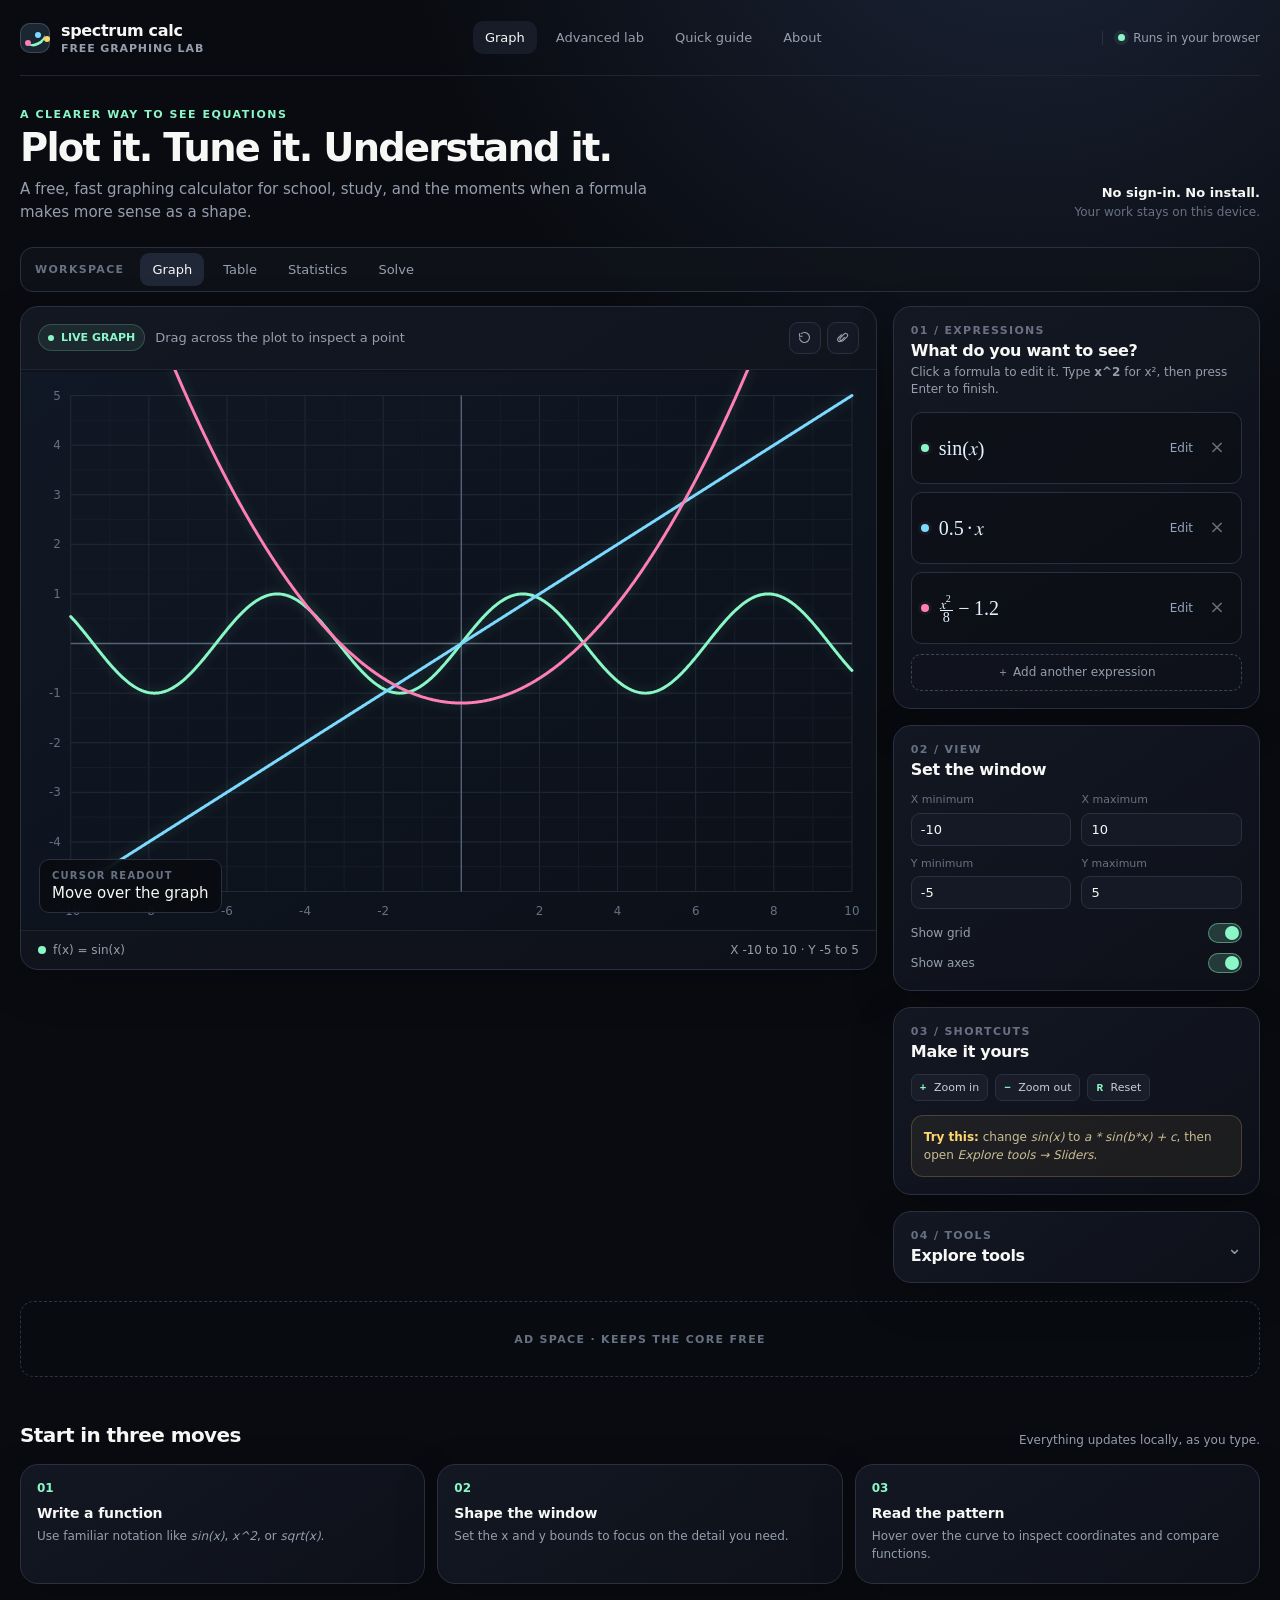
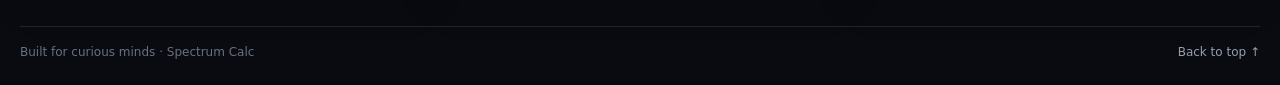
<file: index.html>
<!doctype html>
<html lang="en">
<head>
  <meta charset="utf-8" />
  <meta name="viewport" content="width=device-width, initial-scale=1" />
  <meta name="theme-color" content="#0a0c12" />
  <meta name="description" content="Spectrum Calc is a free browser-based graphing calculator for exploring functions with color and clarity." />
  <link rel="icon" type="image/svg+xml" href="/favicon.svg" />
  <title>Spectrum Calc — Free graphing calculator</title>
  <style>
    :root {
      color-scheme: dark;
      --bg: #090b10;
      --panel: #10131b;
      --panel-2: #151925;
      --panel-3: #1b2030;
      --line: #2a3040;
      --line-soft: #202534;
      --text: #f7f8f5;
      --muted: #969eae;
      --muted-2: #687183;
      --mint: #8bf7c7;
      --blue: #7cd9ff;
      --pink: #ff7eb6;
      --yellow: #ffd66e;
      --danger: #ff8b8b;
      --radius: 18px;
      font-family: Inter, ui-sans-serif, system-ui, -apple-system, BlinkMacSystemFont, "Segoe UI", sans-serif;
    }
    * { box-sizing: border-box; }
    html { scroll-behavior: smooth; }
    body { margin: 0; background: radial-gradient(circle at 80% -10%, #1c2539 0%, transparent 30%), var(--bg); color: var(--text); min-width: 320px; }
    button, input { font: inherit; }
    button { cursor: pointer; }
    .shell { width: min(1440px, calc(100% - 40px)); margin: 0 auto; }
    .topbar { height: 76px; display:flex; align-items:center; justify-content:space-between; border-bottom: 1px solid var(--line-soft); }
    .brand { display:flex; align-items:center; gap: 11px; color: var(--text); text-decoration:none; font-weight: 750; letter-spacing:-.02em; }
    .brand-mark { width: 30px; height: 30px; border-radius: 10px; background: #1a2632; position: relative; overflow:hidden; box-shadow: inset 0 0 0 1px #3b4856; }
    .brand-mark::before { content:""; position:absolute; inset: 7px 5px 7px 5px; border-bottom: 3px solid var(--mint); border-radius: 0 0 50% 50%; transform: rotate(-25deg); }
    .brand-mark::after { content:""; position:absolute; width: 6px; height: 6px; border-radius:50%; background:var(--pink); left: 5px; top: 17px; box-shadow: 10px -8px 0 var(--blue), 19px -4px 0 var(--yellow); }
    .brand-name { font-size: 16px; }
    .brand-name small { color: var(--muted); font-size: 11px; font-weight: 600; display:block; letter-spacing:.08em; text-transform:uppercase; margin-top:2px; }
    .nav { display:flex; align-items:center; gap: 7px; }
    .nav a { color: var(--muted); text-decoration:none; padding: 9px 12px; font-size:13px; border-radius: 10px; }
    .nav a:hover, .nav a.active { color:var(--text); background: #171c28; }
    .status { display:flex; align-items:center; gap:8px; color:var(--muted); font-size:12px; padding-left: 15px; border-left:1px solid var(--line); }
    .status i { width:7px; height:7px; border-radius:50%; background:var(--mint); box-shadow:0 0 0 4px rgba(139,247,199,.08); }
    .page-intro { display:flex; justify-content:space-between; gap:24px; align-items:end; padding: 32px 0 22px; }
    .eyebrow { color:var(--mint); text-transform:uppercase; font-size:11px; letter-spacing:.14em; font-weight:800; }
    h1 { margin: 7px 0 0; font-size: clamp(27px, 3vw, 42px); letter-spacing:-.045em; line-height:1.02; }
    .intro-copy { margin: 11px 0 0; color:var(--muted); font-size:15px; max-width: 630px; line-height:1.55; }
    .intro-note { text-align:right; color:var(--muted-2); font-size:12px; line-height:1.5; padding-bottom: 4px; }
    .intro-note strong { display:block; color:var(--text); font-size:13px; font-weight:650; }
    .workspace { display:grid; grid-template-columns: minmax(0, 1.68fr) minmax(320px, .72fr); gap:16px; align-items:start; }
    .card { background: linear-gradient(145deg, rgba(20,24,35,.96), rgba(14,17,25,.96)); border:1px solid var(--line); border-radius:var(--radius); box-shadow: 0 14px 45px rgba(0,0,0,.18); }
    .graph-card { overflow:hidden; }
    .graph-head { display:flex; align-items:center; justify-content:space-between; gap:12px; padding: 15px 17px; border-bottom:1px solid var(--line-soft); }
    .head-left { display:flex; align-items:center; gap:10px; }
    .live-pill { display:inline-flex; align-items:center; gap:7px; color:var(--mint); background:rgba(139,247,199,.08); border:1px solid rgba(139,247,199,.2); padding:6px 9px; border-radius:999px; font-size:11px; font-weight:750; }
    .live-pill span { width:6px; height:6px; border-radius:50%; background:var(--mint); }
    .graph-title { font-size:13px; color:var(--muted); }
    .toolbar { display:flex; gap:6px; }
    .icon-btn { width:32px; height:32px; padding:0; border-radius:9px; border:1px solid var(--line); background:var(--panel-2); color:var(--muted); display:grid; place-items:center; transition:.2s ease; }
    .icon-btn:hover { color:var(--text); border-color:#4a566a; background:#1d2431; }
    .icon-btn svg { width:15px; height:15px; }
    .graph-wrap { position:relative; background:#0d1119; }
    #graph { width:100%; min-height: 560px; display:block; }
    #graph .grid { stroke:#222b39; stroke-width:1; }
    #graph .minor-grid { stroke:#171e2b; stroke-width:1; }
    #graph .axis { stroke:#566176; stroke-width:1.4; }
    #graph .curve { fill:none; stroke-linecap:round; stroke-linejoin:round; stroke-width:3; filter: drop-shadow(0 0 6px rgba(139,247,199,.2)); }
    #graph text { fill:#647084; font-size:12px; font-family:inherit; }
    #graph .zero-label { fill:#98a4b7; }
    .graph-readout { position:absolute; left:18px; bottom:17px; background:rgba(9,11,16,.86); border:1px solid var(--line); border-radius:10px; padding:10px 12px; min-width: 180px; backdrop-filter: blur(10px); pointer-events:none; }
    .graph-readout .readout-label { color:var(--muted-2); font-size:10px; text-transform:uppercase; letter-spacing:.12em; font-weight:800; }
    .graph-readout .readout-value { margin-top:3px; font-variant-numeric: tabular-nums; font-size:15px; color:var(--text); }
    .graph-foot { display:flex; justify-content:space-between; gap:14px; padding: 12px 17px; border-top:1px solid var(--line-soft); color:var(--muted); font-size:12px; }
    .graph-foot span { display:flex; align-items:center; gap:7px; }
    .legend-dot { width:8px; height:8px; border-radius:50%; display:inline-block; }
    .side { display:flex; flex-direction:column; gap:16px; }
    .side-card { padding:17px; }
    .card-kicker { color:var(--muted-2); font-size:11px; text-transform:uppercase; letter-spacing:.12em; font-weight:800; }
    .card-title { font-size:16px; font-weight:700; letter-spacing:-.02em; margin-top:4px; }
    .card-subtitle { color:var(--muted); font-size:12px; line-height:1.45; margin:4px 0 14px; }
    .expression-list { display:flex; flex-direction:column; gap:8px; }
    .expression-row { display:grid; grid-template-columns: 9px 1fr 30px; align-items:center; gap:9px; padding: 8px 9px; border:1px solid var(--line); border-radius:11px; background:rgba(10,12,18,.52); }
    .math-input-shell { min-width:0; width:100%; }
    .math-preview { min-height:1.2em; padding:2px 2px 0; color:#cfeaff; font:16px/1.25 "Cambria Math","STIX Two Math",serif; white-space:nowrap; overflow-x:auto; }
    .math-preview .math-fn { font-family:Inter,ui-sans-serif,sans-serif; font-size:.84em; color:var(--blue); }
    .math-preview sup { font-size:.68em; line-height:0; vertical-align:super; }
    .math-preview .math-muted { color:var(--muted-2); font:11px/1.3 Inter,ui-sans-serif,sans-serif; }
    .expression-row:focus-within { border-color:#50617a; box-shadow:0 0 0 3px rgba(124,217,255,.06); }
    .expression-row input { color:var(--text); background:transparent; border:0; outline:0; min-width:0; font-size:14px; }
    .expression-row input::placeholder { color:var(--muted-2); }
    .color-dot { width:8px; height:8px; border-radius:50%; box-shadow:0 0 0 3px rgba(255,255,255,.04); }
    .row-menu { color:var(--muted-2); font-size:18px; line-height:1; background:none; border:0; padding:0 2px 3px; }
    .add-expression { width:100%; margin-top:10px; border:1px dashed #3b465a; background:transparent; color:var(--muted); border-radius:10px; padding:9px; font-size:12px; }
    .add-expression:hover { color:var(--text); border-color:#69778f; }
    .mini-grid { display:grid; grid-template-columns:1fr 1fr; gap:10px; margin-top:13px; }
    .field label { color:var(--muted-2); font-size:11px; display:block; margin-bottom:5px; }
    .number-input { width:100%; border:1px solid var(--line); background:var(--panel-2); color:var(--text); border-radius:9px; padding:8px 9px; outline:none; font-size:13px; }
    .number-input:focus { border-color:#57708e; }
    .range-row { margin-top:13px; }
    .range-label { display:flex; justify-content:space-between; gap:10px; color:var(--muted); font-size:12px; margin-bottom:7px; }
    .range-label output { color:var(--text); font-variant-numeric:tabular-nums; }
    input[type=range] { width:100%; accent-color:var(--mint); }
    .toggle-list { margin-top:14px; display:flex; flex-direction:column; gap:10px; }
    .toggle-row { display:flex; align-items:center; justify-content:space-between; gap:12px; color:var(--muted); font-size:12px; }
    .switch { width:34px; height:20px; border-radius:999px; border:1px solid #465065; background:#202635; position:relative; padding:0; transition:.2s; }
    .switch::after { content:""; width:14px; height:14px; border-radius:50%; background:#8190a4; position:absolute; top:2px; left:3px; transition:.2s; }
    .switch.on { background:rgba(139,247,199,.18); border-color:rgba(139,247,199,.45); }
    .switch.on::after { left:16px; background:var(--mint); }
    .key-row { display:flex; gap:7px; margin-top:13px; flex-wrap:wrap; }
    .key { border:1px solid var(--line); color:#c6cedb; background:#181d29; border-radius:7px; padding:6px 8px; font-size:11px; }
    .key kbd { color:var(--mint); font-weight:700; margin-right:4px; }
    .tip { border-radius:12px; border:1px solid rgba(255,214,110,.2); background:rgba(255,214,110,.06); padding:12px; color:#c9bd93; font-size:12px; line-height:1.5; }
    .tip strong { color:var(--yellow); font-weight:750; }
    .ad-slot { min-height:76px; margin-top:18px; border:1px dashed #2a3445; border-radius:14px; display:flex; align-items:center; justify-content:center; color:#667183; background:rgba(10,12,18,.34); font-size:11px; font-weight:700; letter-spacing:.12em; text-transform:uppercase; }
    .tool-drawer { padding: 0; overflow:hidden; }
    .tool-drawer summary { list-style:none; display:flex; align-items:center; justify-content:space-between; gap:14px; padding:17px; cursor:pointer; }
    .tool-drawer summary::-webkit-details-marker { display:none; }
    .tool-drawer summary > span:first-child { display:flex; flex-direction:column; gap:4px; }
    .tool-drawer .card-title { margin-top:0; }
    .drawer-chevron { color:var(--muted); transition:transform .2s ease; font-size:18px; }
    .tool-drawer[open] .drawer-chevron { transform:rotate(180deg); }
    .tool-panel { padding:0 17px 17px; }
    .tool-tabs { display:flex; gap:6px; border-bottom:1px solid var(--line-soft); padding-bottom:9px; }
    .tool-tab { border:0; background:transparent; color:var(--muted); padding:7px 8px; border-radius:7px; font-size:12px; }
    .tool-tab:hover, .tool-tab.active { color:var(--text); background:#1c2331; }
    .tool-copy { color:var(--muted); font-size:12px; line-height:1.45; margin:11px 0; }
    .tool-row { display:flex; align-items:center; gap:8px; margin-top:10px; }
    .tool-row label { color:var(--muted); font-size:11px; }
    .tool-row .number-input { width:76px; padding:7px 8px; }
    .tool-action { border:1px solid #43516a; background:#182130; color:var(--text); border-radius:8px; padding:8px 10px; font-size:12px; }
    .tool-action:hover { border-color:#6b7e9b; background:#202a3b; }
    .mini-table { width:100%; border-collapse:collapse; margin-top:11px; font-size:12px; }
    .mini-table th, .mini-table td { text-align:right; padding:7px 5px; border-bottom:1px solid var(--line-soft); font-variant-numeric:tabular-nums; }
    .mini-table th { color:var(--muted-2); font-size:10px; text-transform:uppercase; letter-spacing:.08em; }
    .mini-table td { color:#d9e0e9; }
    .analysis-list { display:grid; gap:8px; margin-top:12px; }
    .analysis-item { display:flex; justify-content:space-between; gap:12px; color:var(--muted); font-size:12px; }
    .analysis-item strong { color:var(--text); font-weight:650; text-align:right; }
    .analysis-note { color:var(--muted-2); font-size:11px; line-height:1.4; margin-top:11px; }
    .export-list { display:grid; gap:8px; margin-top:12px; }
    .module-nav { display:flex; align-items:center; gap:7px; margin:0 0 14px; padding:5px; border:1px solid var(--line); border-radius:13px; background:rgba(16,19,27,.8); overflow-x:auto; }
    .module-label { color:var(--muted-2); font-size:11px; text-transform:uppercase; letter-spacing:.12em; font-weight:800; padding:0 9px; white-space:nowrap; }
    .module-tab { border:0; background:transparent; color:var(--muted); border-radius:9px; padding:9px 12px; font-size:13px; white-space:nowrap; }
    .module-tab:hover, .module-tab.active { color:var(--text); background:#202838; }
    .module-view { display:grid; grid-template-columns:minmax(0,1.2fr) minmax(320px,.8fr); gap:16px; align-items:start; }
    .module-card { padding:18px; }
    .module-card h2 { margin:5px 0 7px; font-size:22px; letter-spacing:-.03em; }
    .module-card p { color:var(--muted); font-size:13px; line-height:1.5; margin:0 0 15px; }
    .module-layout { display:grid; gap:16px; }
    .module-textarea { width:100%; min-height:205px; resize:vertical; border:1px solid var(--line); background:#0c1018; color:var(--text); border-radius:11px; padding:11px; outline:none; font:13px/1.6 ui-monospace, SFMono-Regular, Menlo, monospace; }
    .module-textarea:focus { border-color:#58718d; }
    .module-action { border:1px solid #43516a; background:#1b2636; color:var(--text); border-radius:9px; padding:9px 12px; font-size:12px; font-weight:650; }
    .module-action:hover { border-color:#7b8fae; background:#243247; }
    .module-output { margin-top:14px; display:grid; gap:9px; }
    .module-output-row { display:flex; justify-content:space-between; gap:12px; border-bottom:1px solid var(--line-soft); padding-bottom:8px; color:var(--muted); font-size:12px; }
    .module-output-row strong { color:var(--text); font-weight:650; text-align:right; }
    .stats-graph { width:100%; height:auto; min-height:340px; display:block; background:#0d1119; border-radius:13px; }
    .stats-graph .grid { stroke:#222b39; stroke-width:1; }
    .stats-graph .axis { stroke:#566176; stroke-width:1.3; }
    .stats-graph .trend { stroke:var(--blue); stroke-width:3; fill:none; }
    .stats-graph .point { fill:var(--mint); stroke:#0d1119; stroke-width:2; }
    .stats-graph text { fill:#778398; font-size:11px; font-family:inherit; }
    .solver-result { margin-top:14px; border:1px solid var(--line); background:#0d1119; border-radius:11px; padding:13px; color:var(--muted); font-size:13px; line-height:1.5; }
    .solver-result strong { color:var(--mint); }
    .section-row { margin:46px 0 17px; display:flex; align-items:end; justify-content:space-between; gap:20px; }
    .section-row h2 { margin:0; font-size:20px; letter-spacing:-.03em; }
    .section-row p { margin:0; color:var(--muted); font-size:12px; }
    .guide-grid { display:grid; grid-template-columns:repeat(3,1fr); gap:12px; padding-bottom:42px; }
    .guide-card { padding:16px; min-height:120px; }
    .guide-index { color:var(--mint); font-size:12px; font-weight:800; }
    .guide-card h3 { font-size:14px; margin:10px 0 6px; letter-spacing:-.01em; }
    .guide-card p { margin:0; color:var(--muted); font-size:12px; line-height:1.5; }
    footer { border-top:1px solid var(--line-soft); padding:18px 0 26px; color:var(--muted-2); font-size:12px; display:flex; justify-content:space-between; gap:15px; }
    footer a { color:var(--muted); text-decoration:none; }
    footer a:hover { color:var(--text); }
    .toast { position:fixed; left:50%; bottom:24px; transform:translate(-50%, 12px); opacity:0; pointer-events:none; background:#f7f8f5; color:#0e1218; padding:10px 14px; border-radius:10px; font-size:12px; font-weight:700; transition:.22s ease; box-shadow:0 10px 30px rgba(0,0,0,.25); }
    .toast.show { opacity:1; transform:translate(-50%, 0); }
    @media (max-width: 980px) {
      .workspace { grid-template-columns: 1fr; }
      .side { display:grid; grid-template-columns:1fr 1fr; align-items:start; }
      .side-card:last-child { grid-column:1 / -1; }
      #graph { min-height: 500px; }
    }
    @media (max-width: 680px) {
      .shell { width:min(100% - 24px, 1440px); }
      .topbar { height:66px; }
      .nav a:not(.active) { display:none; }
      .status { display:none; }
      .page-intro { padding-top:25px; display:block; }
      .intro-note { text-align:left; margin-top:13px; }
      .side { display:flex; }
      .side-card { padding:14px; }
      .graph-head { align-items:flex-start; }
      .graph-title { display:none; }
      #graph { min-height: 410px; }
      .graph-foot { align-items:flex-start; flex-direction:column; gap:7px; }
      .module-view { grid-template-columns:1fr; }
      .guide-grid { grid-template-columns:1fr; }
      .section-row { align-items:flex-start; flex-direction:column; gap:6px; }
      footer { flex-direction:column; }
    }
  </style>
  <link rel="stylesheet" href="ui-fixes.css">
  <script src="math-ui.js"></script>
  <script src="calc-engine.js"></script>
  <script src="offline-update.js" defer></script>
</head>
<body>
  <div class="shell">
    <header class="topbar">
      <a class="brand" href="#top" aria-label="Spectrum Calc home">
        <span class="brand-mark" aria-hidden="true"></span>
        <span class="brand-name">spectrum calc<small>free graphing lab</small></span>
      </a>
      <nav class="nav" aria-label="Primary navigation">
        <a class="active" href="#graph-workspace">Graph</a>
        <a href="advanced.html">Advanced lab</a>
        <a href="#guide">Quick guide</a>
        <a href="#about">About</a>
      </nav>
      <div class="status"><i aria-hidden="true"></i> Runs in your browser</div>
    </header>

    <main id="top">
      <section class="page-intro" aria-labelledby="page-title">
        <div>
          <div class="eyebrow">A clearer way to see equations</div>
          <h1 id="page-title">Plot it. Tune it. Understand it.</h1>
          <p class="intro-copy">A free, fast graphing calculator for school, study, and the moments when a formula makes more sense as a shape.</p>
        </div>
        <div class="intro-note"><strong>No sign-in. No install.</strong> Your work stays on this device.</div>
      </section>

      <div class="module-nav" role="tablist" aria-label="Calculator modules">
        <span class="module-label">Workspace</span>
        <button class="module-tab active" type="button" role="tab" aria-selected="true" data-module="graph">Graph</button>
        <button class="module-tab" type="button" role="tab" aria-selected="false" data-module="table">Table</button>
        <button class="module-tab" type="button" role="tab" aria-selected="false" data-module="statistics">Statistics</button>
        <button class="module-tab" type="button" role="tab" aria-selected="false" data-module="solve">Solve</button>
      </div>

      <section class="workspace" id="graph-workspace" aria-label="Graphing calculator workspace">
        <div class="card graph-card">
          <div class="graph-head">
            <div class="head-left">
              <span class="live-pill"><span></span> LIVE GRAPH</span>
              <span class="graph-title">Drag across the plot to inspect a point</span>
            </div>
            <div class="toolbar">
              <button class="icon-btn" id="reset-view" title="Reset view" aria-label="Reset view">
                <svg viewBox="0 0 24 24" fill="none" stroke="currentColor" stroke-width="1.8"><path d="M4 12a8 8 0 1 0 2.3-5.7"/><path d="M4 5v5h5"/></svg>
              </button>
              <button class="icon-btn" id="share-graph" title="Copy link" aria-label="Copy graph link">
                <svg viewBox="0 0 24 24" fill="none" stroke="currentColor" stroke-width="1.8"><path d="M8.5 12.5 15 6a3.2 3.2 0 0 1 4.5 4.5L13 17a3.2 3.2 0 0 1-4.5-4.5l1.8-1.8"/><path d="m15.5 11.5-6.2 6.2a3.2 3.2 0 0 1-4.5-4.5L11 7"/></svg>
              </button>
            </div>
          </div>
          <div class="graph-wrap">
            <svg id="graph" viewBox="0 0 860 560" role="img" aria-label="Function graph"></svg>
            <div class="graph-readout" aria-live="polite">
              <div class="readout-label">Cursor readout</div>
              <div class="readout-value" id="readout">Move over the graph</div>
            </div>
          </div>
          <div class="graph-foot">
            <span><i class="legend-dot" style="background:var(--mint)"></i> f(x) = sin(x)</span>
            <span id="graph-meta">X −10 to 10 &nbsp;·&nbsp; Y −5 to 5</span>
          </div>
        </div>

        <aside class="side" aria-label="Graph controls">
          <div class="card side-card">
            <div class="card-kicker">01 / expressions</div>
            <div class="card-title">What do you want to see?</div>
            <div class="card-subtitle">Click a formula to edit it. Type <strong>x^2</strong> for x², then press Enter to finish.</div>
            <div class="expression-list" id="expression-list">
              <div class="expression-row">
                <span class="color-dot" style="background:var(--mint)"></span>
                <div class="math-input-shell"><input class="expression-input math-source" value="sin(x)" aria-label="Function 1" spellcheck="false" /></div>
                <button class="row-menu" aria-label="Remove expression" title="Remove expression">×</button>
              </div>
              <div class="expression-row">
                <span class="color-dot" style="background:var(--blue)"></span>
                <div class="math-input-shell"><input class="expression-input math-source" value="0.5 * x" aria-label="Function 2" spellcheck="false" /></div>
                <button class="row-menu" aria-label="Remove expression" title="Remove expression">×</button>
              </div>
              <div class="expression-row">
                <span class="color-dot" style="background:var(--pink)"></span>
                <div class="math-input-shell"><input class="expression-input math-source" value="x^2 / 8 - 1.2" aria-label="Function 3" spellcheck="false" /></div>
                <button class="row-menu" aria-label="Remove expression" title="Remove expression">×</button>
              </div>
            </div>
            <button class="add-expression" id="add-expression">＋ Add another expression</button>
          </div>

          <div class="card side-card">
            <div class="card-kicker">02 / view</div>
            <div class="card-title">Set the window</div>
            <div class="mini-grid">
              <div class="field"><label for="x-min">X minimum</label><input id="x-min" class="number-input" type="number" value="-10" step="1" /></div>
              <div class="field"><label for="x-max">X maximum</label><input id="x-max" class="number-input" type="number" value="10" step="1" /></div>
              <div class="field"><label for="y-min">Y minimum</label><input id="y-min" class="number-input" type="number" value="-5" step="1" /></div>
              <div class="field"><label for="y-max">Y maximum</label><input id="y-max" class="number-input" type="number" value="5" step="1" /></div>
            </div>
            <div class="toggle-list">
              <div class="toggle-row"><span>Show grid</span><button class="switch on" data-toggle="grid" aria-label="Toggle grid" aria-pressed="true"></button></div>
              <div class="toggle-row"><span>Show axes</span><button class="switch on" data-toggle="axes" aria-label="Toggle axes" aria-pressed="true"></button></div>
            </div>
          </div>

          <div class="card side-card">
            <div class="card-kicker">03 / shortcuts</div>
            <div class="card-title">Make it yours</div>
            <div class="key-row"><span class="key"><kbd>+</kbd> Zoom in</span><span class="key"><kbd>−</kbd> Zoom out</span><span class="key"><kbd>R</kbd> Reset</span></div>
            <div class="tip" style="margin-top:14px"><strong>Try this:</strong> change <em>sin(x)</em> to <em>a * sin(b*x) + c</em>, then open <em>Explore tools → Sliders</em>.</div>
          </div>
          <details class="card side-card tool-drawer">
            <summary><span><span class="card-kicker">04 / tools</span><span class="card-title">Explore tools</span></span><span class="drawer-chevron" aria-hidden="true">⌄</span></summary>
            <div class="tool-panel" id="tool-panel" aria-live="polite"></div>
          </details>
        </aside>
      </section>
      <section class="module-view" id="table-module" aria-label="Table module" hidden>
        <div class="card module-card">
          <div class="card-kicker">Table / values</div>
          <h2>See the numbers behind the curve.</h2>
          <p>Sample the first expression at regular intervals. Change the range or step to focus on a smaller detail.</p>
          <div class="mini-grid">
            <div class="field"><label for="full-table-start">Start x</label><input id="full-table-start" class="number-input" type="number" value="-5" step="0.25" /></div>
            <div class="field"><label for="full-table-step">Step</label><input id="full-table-step" class="number-input" type="number" value="1" min="0.01" step="0.25" /></div>
          </div>
          <button class="module-action" id="refresh-table" type="button" style="margin-top:14px">Refresh values</button>
          <div id="full-table-output"></div>
        </div>
        <div class="card module-card">
          <div class="card-kicker">How to read it</div>
          <h2>Numbers make patterns tangible.</h2>
          <p>Use the table to compare exact inputs with the curve. Add a parameter expression such as <em>a * sin(b*x) + c</em> and the values update with the sliders.</p>
          <div class="tip"><strong>Tip:</strong> use a smaller step when you are inspecting a fast-changing section of a function.</div>
        </div>
      </section>
      <section class="module-view" id="statistics-module" aria-label="Statistics module" hidden>
        <div class="card module-card">
          <div class="card-kicker">Statistics / regression</div>
          <h2>Turn a data set into a story.</h2>
          <p>Enter one x,y pair per line. Spectrum Calc will plot the points and fit a straight-line model.</p>
          <textarea class="module-textarea" id="stats-data" aria-label="Statistics data">1, 2
2, 3.1
3, 4.8
4, 6.2
5, 7.1
6, 8.9</textarea>
          <button class="module-action" id="run-statistics" type="button" style="margin-top:14px">Fit line</button>
          <div class="module-output" id="stats-output" aria-live="polite"></div>
        </div>
        <div class="card module-card">
          <div class="card-kicker">Scatter plot</div>
          <svg class="stats-graph" id="stats-graph" viewBox="0 0 800 420" role="img" aria-label="Scatter plot and regression line"></svg>
        </div>
      </section>
      <section class="module-view" id="solve-module" aria-label="Solve module" hidden>
        <div class="card module-card">
          <div class="card-kicker">Solve / numeric roots</div>
          <h2>Find where a function reaches zero.</h2>
          <p>Use the current graph window to look for numerical roots. This is the first step toward a broader equation-solving workspace.</p>
          <div class="field"><label for="solver-expression">Expression in x</label><input id="solver-expression" class="number-input math-source" value="x^2 - 4" spellcheck="false" /><div class="math-preview" id="solver-expression-preview"></div></div>
          <button class="module-action" id="run-solver" type="button" style="margin-top:14px">Find roots</button>
          <div class="solver-result" id="solver-result" aria-live="polite">Enter an expression and search the current window.</div>
        </div>
        <div class="card module-card">
          <div class="card-kicker">Current window</div>
          <h2 id="solver-window">X −10 to 10</h2>
          <p>Roots are searched numerically across the current x window. Adjust the Graph view first if you want to explore a different region.</p>
          <div class="tip"><strong>Note:</strong> numerical results are approximations and may miss roots around discontinuities or very narrow features.</div>
        </div>
      </section>
      <div class="ad-slot" data-ad-slot="spectrum-calc-v1" aria-label="Advertisement">Ad space · keeps the core free</div>

      <section id="guide">
        <div class="section-row"><h2>Start in three moves</h2><p>Everything updates locally, as you type.</p></div>
        <div class="guide-grid">
          <article class="card guide-card"><div class="guide-index">01</div><h3>Write a function</h3><p>Use familiar notation like <em>sin(x)</em>, <em>x^2</em>, or <em>sqrt(x)</em>.</p></article>
          <article class="card guide-card"><div class="guide-index">02</div><h3>Shape the window</h3><p>Set the x and y bounds to focus on the detail you need.</p></article>
          <article class="card guide-card"><div class="guide-index">03</div><h3>Read the pattern</h3><p>Hover over the curve to inspect coordinates and compare functions.</p></article>
        </div>
      </section>
    </main>

    <footer id="about"><span>Built for curious minds · Spectrum Calc</span><a href="#top">Back to top ↑</a></footer>
  </div>
  <div class="toast" id="toast" role="status"></div>

  <script>
    const SVG_NS = 'http://www.w3.org/2000/svg';
    const graph = document.getElementById('graph');
    const readout = document.getElementById('readout');
    const toast = document.getElementById('toast');
    const colors = ['#8bf7c7', '#7cd9ff', '#ff7eb6', '#ffd66e', '#bba7ff'];
    let view = { xMin: -10, xMax: 10, yMin: -5, yMax: 5, grid: true, axes: true };
    let parameterValues = { a: 1, b: 1, c: 0 };
    let toastTimer;

    function showToast(message) {
      toast.textContent = message;
      toast.classList.add('show');
      clearTimeout(toastTimer);
      toastTimer = setTimeout(() => toast.classList.remove('show'), 2100);
    }

    function el(name, attrs = {}, text = '') {
      const node = document.createElementNS(SVG_NS, name);
      Object.entries(attrs).forEach(([key, value]) => node.setAttribute(key, value));
      if (text) node.textContent = text;
      return node;
    }

    function parseFunction(source) {
      try { return CalcEngine.compile(source, ['x','a','b','c']); }
      catch { return null; }
    }

    function evaluate(fn, x) {
      return fn(x, parameterValues.a, parameterValues.b, parameterValues.c);
    }

    function collectExpressions() {
      return [...document.querySelectorAll('.expression-input')].map((input, i) => ({ source: input.value, fn: parseFunction(input.value), color: colors[i % colors.length] }));
    }

    function niceStep(range) {
      const rough = range / 8;
      const power = Math.pow(10, Math.floor(Math.log10(rough)));
      const fraction = rough / power;
      const nice = fraction < 1.5 ? 1 : fraction < 3 ? 2 : fraction < 7 ? 5 : 10;
      return nice * power;
    }

    function formatNumber(value) {
      if (!Number.isFinite(value)) return '—';
      return Number(value.toPrecision(8)).toString();
    }

    function renderGraph() {
      const W = 860, H = 560;
      const pad = { left: 50, right: 24, top: 24, bottom: 37 };
      const plotW = W - pad.left - pad.right, plotH = H - pad.top - pad.bottom;
      const xToPx = x => pad.left + ((x - view.xMin) / (view.xMax - view.xMin)) * plotW;
      const yToPx = y => pad.top + (1 - (y - view.yMin) / (view.yMax - view.yMin)) * plotH;
      graph.replaceChildren();
      const defs = el('defs');
      const bg = el('linearGradient', { id: 'plot-bg', x1:'0', y1:'0', x2:'1', y2:'1' });
      bg.append(el('stop', { offset:'0%', 'stop-color':'#111825' }), el('stop', { offset:'100%', 'stop-color':'#0b1018' }));
      defs.append(bg); graph.append(defs);
      graph.append(el('rect', { x:0, y:0, width:W, height:H, fill:'url(#plot-bg)' }));
      const step = niceStep(view.xMax - view.xMin);
      const minor = step / 2;
      const yStep = niceStep(view.yMax - view.yMin), yMinor = yStep / 2;
      const gridGroup = el('g', { 'aria-hidden':'true' });
      if (view.grid) {
        for (let x = Math.ceil(view.xMin / minor) * minor, count=0; x <= view.xMax + minor / 2 && count<100; x += minor, count++) {
          const major = Math.abs(Math.round(x / step) - x / step) < .001;
          gridGroup.append(el('line', { x1:xToPx(x), y1:pad.top, x2:xToPx(x), y2:pad.top + plotH, class: major ? 'grid' : 'minor-grid' }));
        }
        for (let y = Math.ceil(view.yMin / yMinor) * yMinor, count=0; y <= view.yMax + yMinor / 2 && count<100; y += yMinor, count++) {
          const major = Math.abs(Math.round(y / yStep) - y / yStep) < .001;
          gridGroup.append(el('line', { x1:pad.left, y1:yToPx(y), x2:pad.left + plotW, y2:yToPx(y), class: major ? 'grid' : 'minor-grid' }));
        }
      }
      graph.append(gridGroup);
      if (view.axes) {
        const xAxisY = view.yMin <= 0 && view.yMax >= 0 ? yToPx(0) : pad.top + plotH;
        const yAxisX = view.xMin <= 0 && view.xMax >= 0 ? xToPx(0) : pad.left;
        graph.append(el('line', { x1:pad.left, y1:xAxisY, x2:pad.left + plotW, y2:xAxisY, class:'axis' }), el('line', { x1:yAxisX, y1:pad.top, x2:yAxisX, y2:pad.top + plotH, class:'axis' }));
      }
      const labels = el('g', { 'aria-hidden':'true' });
      for (let x = Math.ceil(view.xMin / step) * step, count=0; x <= view.xMax + step / 2 && count<100; x += step, count++) {
        if (Math.abs(x) < step / 100) continue;
        labels.append(el('text', { x:xToPx(x), y:H - 13, 'text-anchor':'middle' }, formatNumber(x)));
      }
      for (let y = Math.ceil(view.yMin / yStep) * yStep, count=0; y <= view.yMax + yStep / 2 && count<100; y += yStep, count++) {
        if (Math.abs(y) < yStep / 100) continue;
        labels.append(el('text', { x:pad.left - 10, y:yToPx(y) + 4, 'text-anchor':'end' }, formatNumber(y)));
      }
      graph.append(labels);
      const expressions = collectExpressions();
      document.querySelectorAll('.expression-input').forEach((input,i)=>{
        input.setAttribute('aria-invalid',String(!!input.value.trim()&&!expressions[i].fn));
        input.title=input.value.trim()&&!expressions[i].fn?'Check this expression. Use x, a, b, c and supported math functions.':'';
      });
      expressions.forEach(({ fn, color }) => {
        if (!fn) return;
        let d = '', drawing = false;
        const samples = 900;
        for (let i = 0; i <= samples; i++) {
          const x = view.xMin + (i / samples) * (view.xMax - view.xMin);
          let y;
          try { y = Number(evaluate(fn, x)); } catch { y = NaN; }
          const visible = Number.isFinite(y) && Math.abs(y) < 1e4 && y >= view.yMin - (view.yMax - view.yMin) * 2 && y <= view.yMax + (view.yMax - view.yMin) * 2;
          if (!visible) { drawing = false; continue; }
          const px = xToPx(x), py = yToPx(y);
          if (!drawing) { d += 'M ' + px.toFixed(2) + ' ' + py.toFixed(2); drawing = true; } else { d += ' L ' + px.toFixed(2) + ' ' + py.toFixed(2); }
        }
        graph.append(el('path', { d, class:'curve', stroke:color }));
      });
      const invalid = expressions.filter(e=>e.source.trim()&&!e.fn).length;
      const meta = `X ${formatNumber(view.xMin)} to ${formatNumber(view.xMax)}  ·  Y ${formatNumber(view.yMin)} to ${formatNumber(view.yMax)}`+(invalid?` · ${invalid} invalid expression(s)—check the highlighted fields.`:'');
      document.getElementById('graph-meta').textContent = meta;
      const first = document.querySelector('.expression-input');
      const legend = document.querySelector('.graph-foot span:first-child');
      const dot = document.createElement('i'); dot.className = 'legend-dot'; dot.style.background = 'var(--mint)';
      legend.replaceChildren(dot, document.createTextNode(' f(x) = ' + (first?.value || '—')));
    }

    function updateViewFromInputs() {
      try {
        const values = [...CalcEngine.interval(document.getElementById('x-min').value+','+document.getElementById('x-max').value,'Horizontal range'),...CalcEngine.interval(document.getElementById('y-min').value+','+document.getElementById('y-max').value,'Vertical range')];
        [view.xMin, view.xMax, view.yMin, view.yMax] = values;
        renderGraph();
        renderToolPanel();
      } catch(error) { document.getElementById('graph-meta').textContent=error.message; }
    }

    function valueAt(fn, x) {
      if (!fn) return NaN;
      try { const value = Number(evaluate(fn, x)); return Number.isFinite(value) ? value : NaN; } catch { return NaN; }
    }

    function approximateRoots(fn, min, max) {
      try { return CalcEngine.roots(x=>valueAt(fn,x),min,max).roots; } catch { return []; }
    }

    function approximateIntegral(fn, min, max) {
      const steps = 400;
      const width = (max - min) / steps;
      let total = 0;
      for (let i = 0; i <= steps; i++) {
        const value = valueAt(fn, min + i * width);
        if (!Number.isFinite(value)) return NaN;
        total += (i === 0 || i === steps ? 0.5 : 1) * value;
      }
      return total * width;
    }

    let activeTool = 'table';
    function renderToolPanel() {
      const panel = document.getElementById('tool-panel');
      if (!panel) return;
      panel.replaceChildren();
      const tabs = document.createElement('div');
      tabs.className = 'tool-tabs';
      [['table', 'Values'], ['analyze', 'Analyze'], ['parameters', 'Sliders'], ['export', 'Export']].forEach(([key, label]) => {
        const tab = document.createElement('button');
        tab.type = 'button'; tab.className = 'tool-tab' + (activeTool === key ? ' active' : ''); tab.textContent = label; tab.setAttribute('aria-pressed', activeTool === key);
        tab.addEventListener('click', () => { activeTool = key; renderToolPanel(); });
        tabs.append(tab);
      });
      panel.append(tabs);
      const expressions = collectExpressions();
      const first = expressions[0];
      const content = document.createElement('div');
      if (!first?.fn) {
        const message = document.createElement('p'); message.className = 'tool-copy'; message.textContent = 'Enter a valid first expression to use these tools.'; content.append(message); panel.append(content); return;
      }
      if (activeTool === 'table') {
        const copy = document.createElement('p'); copy.className = 'tool-copy'; copy.textContent = 'Sample the first expression across a small window.'; content.append(copy);
        const row = document.createElement('div'); row.className = 'tool-row';
        const label = document.createElement('label'); label.setAttribute('for', 'table-step'); label.textContent = 'Step';
        const stepInput = document.createElement('input'); stepInput.id = 'table-step'; stepInput.className = 'number-input'; stepInput.type = 'number'; stepInput.min = '0.01'; stepInput.step = '0.25'; stepInput.value = '1';
        row.append(label, stepInput); content.append(row);
        const table = document.createElement('table'); table.className = 'mini-table';
        const head = document.createElement('thead'); const headRow = document.createElement('tr');
        ['x', 'f(x)'].forEach(labelText => { const th = document.createElement('th'); th.textContent = labelText; headRow.append(th); });
        head.append(headRow); table.append(head);
        const body = document.createElement('tbody');
        const drawTable = () => {
          body.replaceChildren(); const step = Math.max(0.01, Number(stepInput.value) || 1); const start = Math.max(view.xMin, -5); const end = Math.min(view.xMax, 5);
          for (let x = start, count = 0; x <= end + step / 100 && count < 15; x += step, count++) {
            const tr = document.createElement('tr'); const xCell = document.createElement('td'); const yCell = document.createElement('td'); xCell.textContent = formatNumber(x); yCell.textContent = formatNumber(valueAt(first.fn, x)); tr.append(xCell, yCell); body.append(tr);
          }
        };
        stepInput.addEventListener('input', drawTable); drawTable(); table.append(body); content.append(table);
      } else if (activeTool === 'analyze') {
        const copy = document.createElement('p'); copy.className = 'tool-copy'; copy.textContent = 'Quick numeric checks for the first expression.'; content.append(copy);
        const row = document.createElement('div'); row.className = 'tool-row';
        const label = document.createElement('label'); label.setAttribute('for', 'analysis-x'); label.textContent = 'At x =';
        const xInput = document.createElement('input'); xInput.id = 'analysis-x'; xInput.className = 'number-input'; xInput.type = 'number'; xInput.step = '0.25'; xInput.value = '0';
        row.append(label, xInput); content.append(row);
        const list = document.createElement('div'); list.className = 'analysis-list';
        const makeItem = (labelText, value) => { const item = document.createElement('div'); item.className = 'analysis-item'; const name = document.createElement('span'); const result = document.createElement('strong'); name.textContent = labelText; result.textContent = value; item.append(name, result); list.append(item); };
        const refresh = () => {
          const x = Number(xInput.value) || 0; const y = valueAt(first.fn, x); const h = 0.0001 * (1 + Math.abs(x)); const derivative = (valueAt(first.fn, x + h) - valueAt(first.fn, x - h)) / (2 * h); const roots = approximateRoots(first.fn, view.xMin, view.xMax); const integral = approximateIntegral(first.fn, view.xMin, view.xMax);
          list.replaceChildren(); makeItem('f(x)', formatNumber(y)); makeItem('derivative', formatNumber(derivative)); makeItem('roots in view', roots.length ? roots.map(formatNumber).join(', ') : 'none found'); makeItem('area in view', formatNumber(integral));
        };
        xInput.addEventListener('input', refresh); refresh(); content.append(list);
        const note = document.createElement('div'); note.className = 'analysis-note'; note.textContent = 'Values are numerical approximations, useful for exploration rather than proof.'; content.append(note);
      } else if (activeTool === 'parameters') {
        const copy = document.createElement('p'); copy.className = 'tool-copy'; copy.textContent = 'Use a, b, and c in an expression to make it interactive, for example a * sin(b*x) + c.'; content.append(copy);
        const source = expressions.map(expression => expression.source).join(' ');
        const names = ['a', 'b', 'c'].filter(name => new RegExp('\\b' + name + '\\b', 'i').test(source));
        if (!names.length) {
          const note = document.createElement('div'); note.className = 'analysis-note'; note.textContent = 'No parameters are active yet. Add a, b, or c to an expression and the sliders will appear here.'; content.append(note);
        }
        names.forEach(name => {
          const row = document.createElement('div'); row.className = 'range-row';
          const labelRow = document.createElement('div'); labelRow.className = 'range-label'; const label = document.createElement('span'); label.textContent = name; const output = document.createElement('output'); output.textContent = formatNumber(parameterValues[name]); labelRow.append(label, output);
          const slider = document.createElement('input'); slider.type = 'range'; slider.min = '-5'; slider.max = '5'; slider.step = '0.25'; slider.value = parameterValues[name]; slider.setAttribute('aria-label', 'Parameter ' + name);
          slider.addEventListener('input', () => { parameterValues[name] = Number(slider.value); output.textContent = formatNumber(parameterValues[name]); renderGraph(); });
          row.append(labelRow, slider); content.append(row);
        });
      } else {
        const copy = document.createElement('p'); copy.className = 'tool-copy'; copy.textContent = 'Save what is on the graph or print a worksheet from this view.'; content.append(copy);
        const actions = document.createElement('div'); actions.className = 'export-list';
        [['download-svg', 'Download SVG'], ['download-png', 'Download PNG'], ['print-graph', 'Print worksheet']].forEach(([id, labelText]) => { const button = document.createElement('button'); button.type = 'button'; button.className = 'tool-action'; button.id = id; button.textContent = labelText; actions.append(button); });
        content.append(actions);
        document.getElementById('download-svg').addEventListener('click', () => {
          const source = new XMLSerializer().serializeToString(graph); const blob = new Blob([source], { type:'image/svg+xml' }); const url = URL.createObjectURL(blob); const link = document.createElement('a'); link.href = url; link.download = 'spectrum-calc-graph.svg'; link.click(); URL.revokeObjectURL(url);
        });
        document.getElementById('download-png').addEventListener('click', () => {
          const source = new XMLSerializer().serializeToString(graph); const url = URL.createObjectURL(new Blob([source], { type:'image/svg+xml' })); const image = new Image(); image.onload = () => { const canvas = document.createElement('canvas'); canvas.width = 1720; canvas.height = 1120; const ctx = canvas.getContext('2d'); ctx.fillStyle = '#0d1119'; ctx.fillRect(0, 0, canvas.width, canvas.height); ctx.drawImage(image, 0, 0, canvas.width, canvas.height); canvas.toBlob(blob => { const pngUrl = URL.createObjectURL(blob); const link = document.createElement('a'); link.href = pngUrl; link.download = 'spectrum-calc-graph.png'; link.click(); URL.revokeObjectURL(pngUrl); }, 'image/png'); URL.revokeObjectURL(url); }; image.src = url;
        });
        document.getElementById('print-graph').addEventListener('click', () => window.print());
      }
      panel.append(content);
    }

    function appendOutputRow(parent, labelText, valueText) {
      const row = document.createElement('div'); row.className = 'module-output-row'; const label = document.createElement('span'); const value = document.createElement('strong'); label.textContent = labelText; value.textContent = valueText; row.append(label, value); parent.append(row);
    }

    function renderFullTable() {
      const output = document.getElementById('full-table-output'); if (!output) return; output.replaceChildren();
      const expression = collectExpressions()[0];
      if (!expression?.fn) { const note = document.createElement('p'); note.className = 'tool-copy'; note.textContent = 'Enter a valid first expression on the Graph tab.'; output.append(note); return; }
      let start,step;
      try{start=CalcEngine.finite(document.getElementById('full-table-start').value,'Start');step=CalcEngine.finite(document.getElementById('full-table-step').value,'Step');if(step===0)throw new Error('Step must not be zero.');}catch(error){output.textContent=error.message;return;}
      const table = document.createElement('table'); table.className = 'mini-table'; const head = document.createElement('thead'); const headRow = document.createElement('tr'); ['x', 'f(x)'].forEach(labelText => { const th = document.createElement('th'); th.textContent = labelText; headRow.append(th); }); head.append(headRow); table.append(head);
      const body = document.createElement('tbody'); for (let i = 0; i < 17; i++) { const x = start + i * step; const tr = document.createElement('tr'); const xCell = document.createElement('td'); const yCell = document.createElement('td'); xCell.textContent = formatNumber(x); yCell.textContent = formatNumber(valueAt(expression.fn, x)); tr.append(xCell, yCell); body.append(tr); } table.append(body); output.append(table);
    }

    function parseStatisticsData() {
      return CalcEngine.dataPairs(document.getElementById('stats-data').value);
    }

    function renderStatistics() {
      const svg = document.getElementById('stats-graph'); const output = document.getElementById('stats-output'); svg.replaceChildren(); output.replaceChildren();
      let data;try{data=parseStatisticsData();}catch(error){output.textContent=error.message;return;}
      if (data.length < 2) { const note = document.createElement('p'); note.className = 'tool-copy'; note.textContent = 'Add at least two valid x,y pairs.'; output.append(note); return; }
      const meanX = data.reduce((sum, point) => sum + point.x, 0) / data.length; const meanY = data.reduce((sum, point) => sum + point.y, 0) / data.length;
      const numerator = data.reduce((sum, point) => sum + (point.x - meanX) * (point.y - meanY), 0); const denominator = data.reduce((sum, point) => sum + Math.pow(point.x - meanX, 2), 0); const slope = denominator ? numerator / denominator : 0; const intercept = meanY - slope * meanX;
      if(!denominator||![numerator,denominator,slope,intercept].every(Number.isFinite)){output.textContent='Cannot fit a line. Use distinct x values and finite, reasonably scaled data.';return;}
      const total = data.reduce((sum, point) => sum + Math.pow(point.y - meanY, 2), 0); const residual = data.reduce((sum, point) => sum + Math.pow(point.y - (slope * point.x + intercept), 2), 0); const r2 = total ? 1 - residual / total : NaN;
      const xValues = data.map(point => point.x); const yValues = data.map(point => point.y); const xLow = Math.min(...xValues), xHigh = Math.max(...xValues), yLow = Math.min(...yValues), yHigh = Math.max(...yValues); const xPad = (xHigh - xLow || 1) * .14, yPad = (yHigh - yLow || 1) * .18; const domain = { xMin:xLow-xPad, xMax:xHigh+xPad, yMin:yLow-yPad, yMax:yHigh+yPad }; const W=800,H=420,pad={left:48,right:20,top:18,bottom:38}; const xTo = x => pad.left + (x-domain.xMin)/(domain.xMax-domain.xMin)*(W-pad.left-pad.right); const yTo = y => pad.top + (1-(y-domain.yMin)/(domain.yMax-domain.yMin))*(H-pad.top-pad.bottom);
      svg.append(el('rect', { x:0, y:0, width:W, height:H, fill:'#0d1119', rx:13 }));
      for (let i=0;i<=4;i++) { const x=pad.left+i/4*(W-pad.left-pad.right); const y=pad.top+i/4*(H-pad.top-pad.bottom); svg.append(el('line',{x1:x,y1:pad.top,x2:x,y2:H-pad.bottom,class:'grid'}),el('line',{x1:pad.left,y1:y,x2:W-pad.right,y2:y,class:'grid'})); }
      svg.append(el('line',{x1:pad.left,y1:H-pad.bottom,x2:W-pad.right,y2:H-pad.bottom,class:'axis'}),el('line',{x1:pad.left,y1:pad.top,x2:pad.left,y2:H-pad.bottom,class:'axis'}));
      const trendPath = `M ${xTo(domain.xMin).toFixed(2)} ${yTo(slope*domain.xMin+intercept).toFixed(2)} L ${xTo(domain.xMax).toFixed(2)} ${yTo(slope*domain.xMax+intercept).toFixed(2)}`; svg.append(el('path',{d:trendPath,class:'trend'})); data.forEach(point => svg.append(el('circle',{cx:xTo(point.x),cy:yTo(point.y),r:6,class:'point'})));
      svg.append(el('text',{x:pad.left,y:H-13},formatNumber(domain.xMin)),el('text',{x:W-pad.right,y:H-13,'text-anchor':'end'},formatNumber(domain.xMax)),el('text',{x:pad.left-8,y:pad.top+4,'text-anchor':'end'},formatNumber(domain.yMax)),el('text',{x:pad.left-8,y:H-pad.bottom+4,'text-anchor':'end'},formatNumber(domain.yMin)));
      appendOutputRow(output, 'points', String(data.length)); appendOutputRow(output, 'model', `y = ${formatNumber(slope)}x ${intercept < 0 ? '−' : '+'} ${formatNumber(Math.abs(intercept))}`); appendOutputRow(output, 'R²', formatNumber(r2));
    }

    function runSolver() {
      const input = document.getElementById('solver-expression'); const result = document.getElementById('solver-result'); const fn = parseFunction(input.value); const windowLabel = document.getElementById('solver-window'); windowLabel.textContent = `X ${formatNumber(view.xMin)} to ${formatNumber(view.xMax)}`;
      result.replaceChildren(); if (!fn) { result.textContent = 'This expression could not be evaluated. Try something like x^2 - 4.'; return; }
      const roots = approximateRoots(fn, view.xMin, view.xMax); const label = document.createElement('span'); const strong = document.createElement('strong'); strong.textContent = roots.length ? roots.map(formatNumber).join(', ') : 'none found'; label.textContent = 'Roots in the current window: '; label.append(strong); result.append(label);
    }

    const moduleViews = { graph: document.getElementById('graph-workspace'), table: document.getElementById('table-module'), statistics: document.getElementById('statistics-module'), solve: document.getElementById('solve-module') };
    function setModule(name) {
      Object.entries(moduleViews).forEach(([key, node]) => { node.hidden = key !== name; }); const adSlot = document.querySelector('.ad-slot'); if (adSlot) adSlot.hidden = name !== 'graph'; document.querySelectorAll('.module-tab').forEach(tab => { const active = tab.dataset.module === name; tab.classList.toggle('active', active); tab.setAttribute('aria-selected', active); });
      if (name === 'table') renderFullTable(); if (name === 'statistics') renderStatistics(); if (name === 'solve') runSolver();
    }

    document.querySelectorAll('.module-tab').forEach(tab => tab.addEventListener('click', () => setModule(tab.dataset.module)));
    document.getElementById('refresh-table').addEventListener('click', renderFullTable);
    document.getElementById('run-statistics').addEventListener('click', renderStatistics);
    document.getElementById('run-solver').addEventListener('click', runSolver);

    document.querySelectorAll('.expression-input').forEach(input => input.addEventListener('input', () => { renderGraph(); renderToolPanel(); }));
    document.querySelectorAll('.number-input').forEach(input => input.addEventListener('input', updateViewFromInputs));
    document.querySelectorAll('.switch').forEach(button => button.addEventListener('click', () => {
      const key = button.dataset.toggle; view[key] = !view[key]; button.classList.toggle('on', view[key]); button.setAttribute('aria-pressed', view[key]); renderGraph();
    }));
    document.getElementById('add-expression').addEventListener('click', () => {
      const index = document.querySelectorAll('.expression-row').length;
      const row = document.createElement('div'); row.className = 'expression-row';
      row.innerHTML = `<span class="color-dot" style="background:${colors[index % colors.length]}"></span><input class="expression-input" value="" placeholder="e.g. cos(x)" aria-label="Function ${index + 1}" spellcheck="false" /><button class="row-menu" aria-label="Remove expression" title="Remove expression">×</button>`;
      document.getElementById('expression-list').append(row);
      row.querySelector('input').addEventListener('input', () => { renderGraph(); renderToolPanel(); }); row.querySelector('input').focus();
    });
    document.getElementById('expression-list').addEventListener('click', event => {
      const button = event.target.closest('.row-menu'); if (!button) return;
      const row = button.closest('.expression-row');
      if (document.querySelectorAll('.expression-row').length === 1) row.querySelector('input').value = '';
      else row.remove();
      document.querySelectorAll('.expression-row').forEach((item, i) => {
        item.querySelector('input').setAttribute('aria-label', `Function ${i + 1}`);
        item.querySelector('.color-dot').style.background = colors[i % colors.length];
      });
      document.querySelector('.expression-input').focus(); renderGraph(); renderToolPanel();
    });
    document.getElementById('reset-view').addEventListener('click', () => {
      view = { ...view, xMin:-10, xMax:10, yMin:-5, yMax:5 };
      [['x-min',-10],['x-max',10],['y-min',-5],['y-max',5]].forEach(([id, value]) => document.getElementById(id).value = value);
      renderGraph(); showToast('View reset');
    });
    document.getElementById('share-graph').addEventListener('click', async () => {
      const params = new URLSearchParams({ f: [...document.querySelectorAll('.expression-input')].map(i => i.value).join('|') });
      const url = location.origin + location.pathname + '?' + params.toString();
      try { await navigator.clipboard.writeText(url); showToast('Graph link copied'); } catch { showToast('Link ready: ' + url); }
    });
    document.addEventListener('keydown', event => {
      if (event.target.matches('input, textarea, select') || event.target.isContentEditable) return;
      if (event.key.toLowerCase() === 'r') document.getElementById('reset-view').click();
      if (event.key === '+' || event.key === '=') { const xMid=(view.xMin+view.xMax)/2, yMid=(view.yMin+view.yMax)/2; view={...view,xMin:xMid-(view.xMax-view.xMin)*.4,xMax:xMid+(view.xMax-view.xMin)*.4,yMin:yMid-(view.yMax-view.yMin)*.4,yMax:yMid+(view.yMax-view.yMin)*.4}; renderGraph(); }
      if (event.key === '-' || event.key === '_') { const xMid=(view.xMin+view.xMax)/2, yMid=(view.yMin+view.yMax)/2; view={...view,xMin:xMid-(view.xMax-view.xMin)*.625,xMax:xMid+(view.xMax-view.xMin)*.625,yMin:yMid-(view.yMax-view.yMin)*.625,yMax:yMid+(view.yMax-view.yMin)*.625}; renderGraph(); }
    });
    graph.addEventListener('mousemove', event => {
      const rect = graph.getBoundingClientRect(); const x = view.xMin + ((event.clientX - rect.left) / rect.width) * (view.xMax - view.xMin); const expr = collectExpressions()[0];
      let y = NaN; if (expr?.fn) { try { y = Number(evaluate(expr.fn, x)); } catch {} }
      readout.textContent = `x = ${formatNumber(x)}   ·   f(x) = ${formatNumber(y)}`;
    });
    graph.addEventListener('mouseleave', () => readout.textContent = 'Move over the graph');
    const params = new URLSearchParams(location.search);
    if (params.get('f')) {
      const values = params.get('f').split('|'); document.querySelectorAll('.expression-input').forEach((input, i) => { if (values[i] !== undefined) input.value = values[i]; });
    }
    renderGraph();
    renderToolPanel();
    setModule('graph');
  </script>
</body>
</html>
</file>
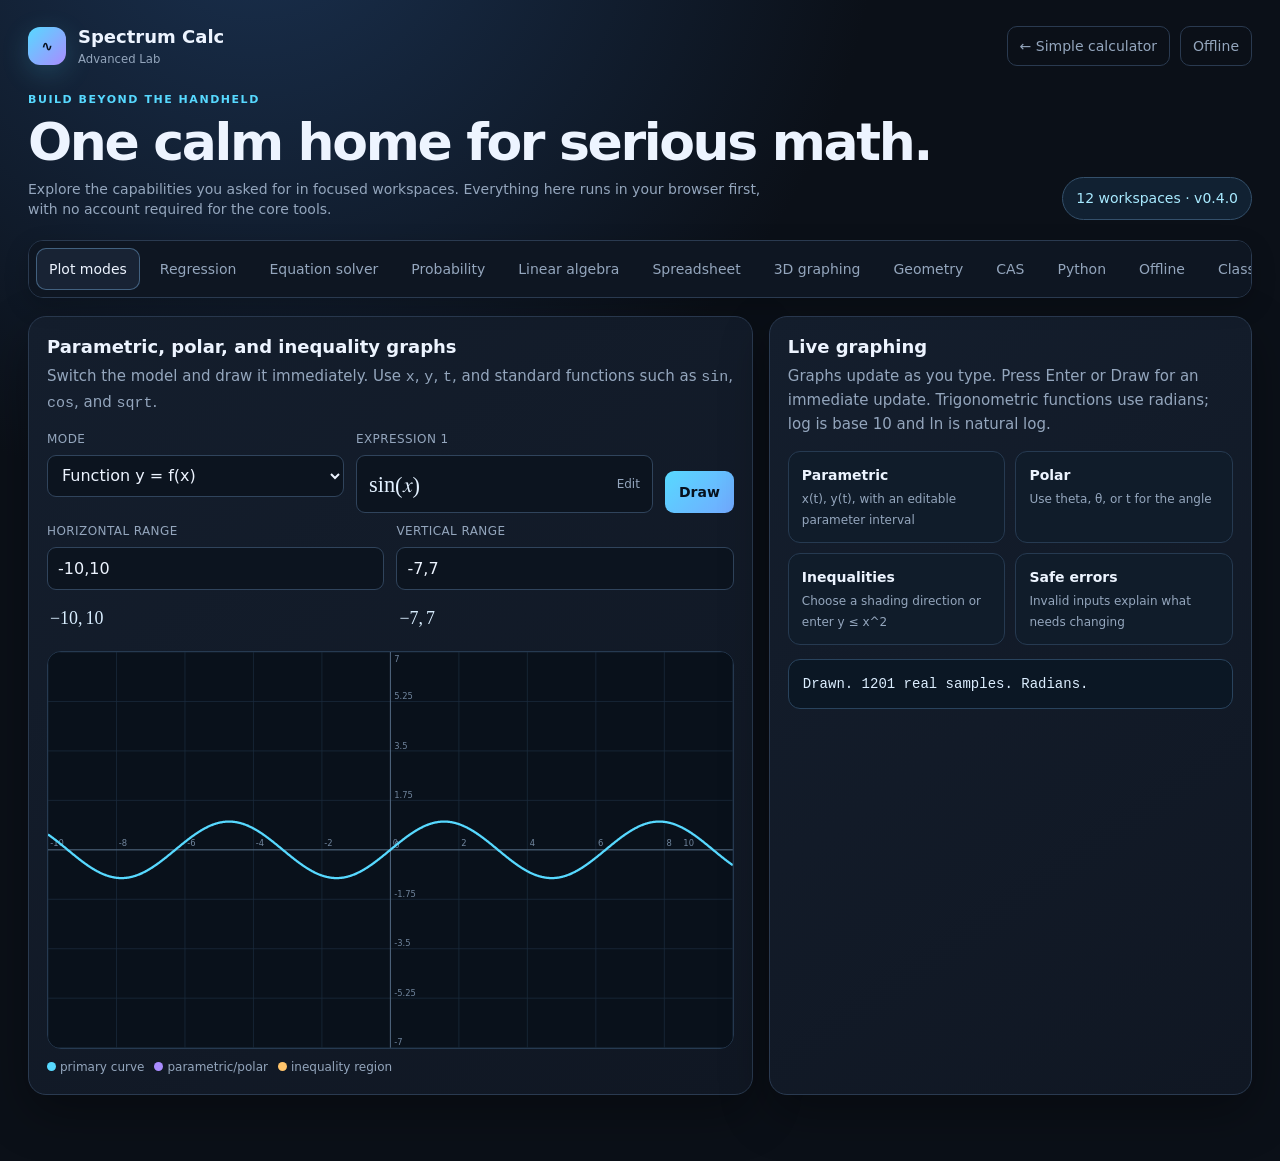
<file: advanced.html>
<!doctype html>
<html lang="en">
<head>
  <meta charset="utf-8">
  <meta name="viewport" content="width=device-width, initial-scale=1">
  <meta name="theme-color" content="#0c111b">
  <link rel="manifest" href="manifest.webmanifest">
  <link rel="icon" href="favicon.svg">
  <title>Spectrum Calc — Advanced Lab</title>
  <style>
    :root{--bg:#0b1018;--panel:#121a27;--panel2:#182334;--line:#2a3a50;--text:#edf4ff;--muted:#94a6bd;--cyan:#57d9ff;--violet:#a98cff;--green:#66e3a4;--amber:#ffc46b;--red:#ff8496;--shadow:0 18px 50px #0005}
    *{box-sizing:border-box}body{margin:0;background:radial-gradient(circle at 20% -10%,#1a3150 0,#0b1018 38%),var(--bg);color:var(--text);font:14px/1.45 Inter,ui-sans-serif,system-ui,-apple-system,BlinkMacSystemFont,"Segoe UI",sans-serif}
    a{color:inherit;text-decoration:none}button,input,select,textarea{font:inherit}button{cursor:pointer}
    .shell{max-width:1440px;margin:auto;padding:24px 28px 70px}.top{display:flex;justify-content:space-between;align-items:center;gap:24px;margin-bottom:24px}
    .brand{display:flex;align-items:center;gap:12px}.mark{width:38px;height:38px;border-radius:12px;background:linear-gradient(135deg,var(--cyan),var(--violet));display:grid;place-items:center;color:#07111e;font-weight:900;box-shadow:0 8px 28px #57d9ff30}.brand h1{font-size:18px;margin:0}.brand small{display:block;color:var(--muted);margin-top:2px}
    .toplinks{display:flex;gap:10px;align-items:center}.toplinks a,.ghost{color:var(--muted);border:1px solid var(--line);border-radius:10px;padding:9px 12px}.toplinks a:hover,.ghost:hover{color:var(--text);border-color:#58718f}
    .hero{display:flex;justify-content:space-between;align-items:end;gap:24px;margin:14px 0 20px}.eyebrow{color:var(--cyan);text-transform:uppercase;letter-spacing:.14em;font-size:11px;font-weight:800}.hero h2{font-size:clamp(28px,5vw,52px);line-height:1.02;margin:8px 0 10px;letter-spacing:-.045em}.hero p{color:var(--muted);max-width:760px;margin:0}.pill{padding:10px 13px;border:1px solid #34506b;background:#112132;color:#a8eaff;border-radius:999px;white-space:nowrap}
    .tabs{display:flex;gap:7px;overflow:auto;padding:7px;border:1px solid var(--line);background:#0e1622;border-radius:15px;position:sticky;top:10px;z-index:3;box-shadow:0 8px 25px #0003}.tab{border:0;background:transparent;color:var(--muted);padding:10px 13px;border-radius:10px;white-space:nowrap}.tab:hover,.tab.active{background:var(--panel2);color:var(--text)}.tab.active{box-shadow:inset 0 0 0 1px #42617f}
    .lab{display:none;margin-top:18px}.lab.active{display:block}.grid{display:grid;grid-template-columns:minmax(0,1.2fr) minmax(280px,.8fr);gap:16px}.grid.three{grid-template-columns:repeat(3,minmax(0,1fr))}.card{background:linear-gradient(145deg,#141e2d,#101723);border:1px solid var(--line);border-radius:18px;padding:18px;box-shadow:var(--shadow)}.card h3{margin:0 0 5px;font-size:18px}.card>p,.hint{color:var(--muted);margin:0 0 15px}.toolbar{display:flex;flex-wrap:wrap;gap:9px;align-items:end}.field{display:grid;gap:5px;min-width:0;flex:1 1 150px}.field label{font-size:11px;color:var(--muted);text-transform:uppercase;letter-spacing:.06em}.field input,.field select,.field textarea,textarea,input,select{background:#0c141f;border:1px solid #30445c;color:var(--text);border-radius:9px;padding:9px 10px;outline:none;min-width:0;max-width:100%;width:100%}.toolbar>.button{flex:0 0 auto}.field input:focus,.field select:focus,.field textarea:focus,textarea:focus,input:focus,select:focus{border-color:var(--cyan);box-shadow:0 0 0 3px #57d9ff16}.button{border:0;border-radius:9px;background:linear-gradient(135deg,var(--cyan),#72a9ff);color:#07111e;font-weight:800;padding:10px 14px}.button.secondary{background:#223249;color:var(--text);border:1px solid #3b526d}.button.green{background:linear-gradient(135deg,var(--green),#76d4ff)}.button.amber{background:linear-gradient(135deg,var(--amber),#ff9a7a)}.result{padding:14px;border:1px solid #29435d;background:#0b1724;border-radius:12px;color:#dceeff;font-family:ui-monospace,SFMono-Regular,Menlo,monospace;white-space:pre-wrap;min-height:46px;margin-top:14px}.ok{color:var(--green)}.warn{color:var(--amber)}.small{font-size:12px;color:var(--muted)}
    .math-input-shell{min-width:0;width:100%}.math-preview{min-height:1.2em;padding:2px 3px 0;color:#cfeaff;font:17px/1.25 "Cambria Math","STIX Two Math",serif;white-space:nowrap;overflow-x:auto}.math-preview .math-fn{font-family:Inter,ui-sans-serif,sans-serif;font-size:.84em;color:#8ee8ff}.math-preview sup{font-size:.68em;line-height:0;vertical-align:super}.math-preview .math-muted{color:#627890;font:12px/1.3 Inter,ui-sans-serif,sans-serif}
    svg.plot{width:100%;display:block;background:#09111b;border:1px solid #263a51;border-radius:14px;margin-top:15px}.legend{display:flex;flex-wrap:wrap;gap:10px;color:var(--muted);font-size:12px;margin-top:10px}.dot{display:inline-block;width:9px;height:9px;border-radius:50%;margin-right:4px}.dot.cyan{background:var(--cyan)}.dot.violet{background:var(--violet)}.dot.amber{background:var(--amber)}
    .bars{display:flex;align-items:end;gap:8px;height:180px;border-bottom:1px solid #38506a;padding:12px 8px 0;margin-top:15px}.bar{flex:1;background:linear-gradient(180deg,var(--cyan),#3d6cff);border-radius:6px 6px 0 0;min-width:12px;position:relative}.bar span{position:absolute;bottom:-22px;left:50%;transform:translateX(-50%);font-size:10px;color:var(--muted)}
    .matrix{display:grid;grid-template-columns:repeat(2,1fr);gap:7px;max-width:230px}.matrix input{width:100%;text-align:center}.matrix.wide{grid-template-columns:repeat(3,1fr);max-width:350px}.split{display:grid;grid-template-columns:1fr 1fr;gap:18px}.output-list{display:grid;gap:8px;margin-top:12px}.metric{display:flex;justify-content:space-between;gap:12px;padding:9px 11px;background:#101c2a;border-radius:9px;color:var(--muted)}.metric strong{color:var(--text);font-family:ui-monospace,monospace}
    .sheet-wrap{overflow:auto;border:1px solid #30445c;border-radius:12px;margin-top:15px}.sheet{border-collapse:collapse;min-width:640px;width:100%}.sheet th,.sheet td{border:1px solid #273a52;padding:0}.sheet th{height:30px;color:var(--muted);background:#162333;font-weight:600}.sheet td:first-child{width:42px;text-align:center;color:var(--muted);background:#162333}.sheet input{width:100%;border:0;border-radius:0;padding:9px;background:#0d1622}.sheet input:focus{background:#142538;box-shadow:inset 0 0 0 1px var(--cyan)}
    canvas{width:100%;height:auto;display:block;background:#09111b;border:1px solid #263a51;border-radius:14px}.canvas-controls{display:flex;gap:10px;align-items:center;margin-top:12px}.canvas-controls input{flex:1}.geometry{background:#09111b;border:1px solid #263a51;border-radius:14px;width:100%;display:block}
    .code{min-height:150px;width:100%;resize:vertical;font-family:ui-monospace,SFMono-Regular,Menlo,monospace;line-height:1.5}.cas-output{font-family:ui-monospace,monospace}.callout{border-left:3px solid var(--cyan);padding:10px 13px;background:#102131;color:#c9eaff;border-radius:0 10px 10px 0;margin-top:14px}.notice{border-left-color:var(--amber);color:#ffe2ae}.feature-grid{display:grid;grid-template-columns:repeat(4,minmax(0,1fr));gap:10px;margin-top:14px}.feature{padding:13px;background:#101c2a;border:1px solid #263a51;border-radius:12px}.feature b{display:block;margin-bottom:3px}.feature span{color:var(--muted);font-size:12px}
    @media(max-width:900px){.grid,.grid.three,.split{grid-template-columns:1fr}.feature-grid{grid-template-columns:repeat(2,1fr)}.hero{display:block}.pill{display:inline-block;margin-top:15px}}@media(max-width:550px){.shell{padding:18px 14px 50px}.feature-grid{grid-template-columns:1fr}.toplinks a{font-size:12px;padding:8px}.card{padding:14px}.hero h2{font-size:36px}}
  </style>
  <link rel="stylesheet" href="ui-fixes.css">
  <script src="math-ui.js"></script>
  <script src="calc-engine.js"></script>
  <script src="offline-update.js" defer></script>
</head>
<body>
  <main class="shell">
    <header class="top">
      <a class="brand" href="index.html"><span class="mark">∿</span><span><h1>Spectrum Calc</h1><small>Advanced Lab</small></span></a>
      <nav class="toplinks"><a href="index.html">← Simple calculator</a><a href="#offline">Offline</a></nav>
    </header>
    <section class="hero">
      <div><div class="eyebrow">Build beyond the handheld</div><h2>One calm home for serious math.</h2><p>Explore the capabilities you asked for in focused workspaces. Everything here runs in your browser first, with no account required for the core tools.</p></div>
      <div class="pill">12 workspaces · v0.4.0</div>
    </section>
    <nav class="tabs" aria-label="Advanced workspaces">
      <button class="tab active" data-lab="plot">Plot modes</button><button class="tab" data-lab="regression">Regression</button><button class="tab" data-lab="equation">Equation solver</button><button class="tab" data-lab="probability">Probability</button><button class="tab" data-lab="linear">Linear algebra</button><button class="tab" data-lab="sheet">Spreadsheet</button><button class="tab" data-lab="surface">3D graphing</button><button class="tab" data-lab="geometry">Geometry</button><button class="tab" data-lab="cas">CAS</button><button class="tab" data-lab="python">Python</button><button class="tab" data-lab="offline">Offline</button><button class="tab" data-lab="classroom">Classroom</button>
    </nav>

    <section class="lab active" id="lab-plot">
      <div class="grid">
        <article class="card"><h3>Parametric, polar, and inequality graphs</h3><p>Switch the model and draw it immediately. Use <code>x</code>, <code>y</code>, <code>t</code>, and standard functions such as <code>sin</code>, <code>cos</code>, and <code>sqrt</code>.</p>
          <div class="toolbar"><div class="field"><label>Mode</label><select id="plot-mode"><option value="function">Function y = f(x)</option><option value="parametric">Parametric x(t), y(t)</option><option value="polar">Polar r(θ)</option><option value="inequality">Inequality y &gt; f(x)</option></select></div><div class="field"><label>Expression 1</label><input id="plot-e1" class="math-source" value="sin(x)"></div><div class="field" id="plot-e2-wrap" hidden><label>Expression 2</label><input id="plot-e2" class="math-source" value="cos(t)"></div><button class="button" id="draw-plot">Draw</button></div>
          <div class="toolbar" style="margin-top:10px"><div class="field"><label>Horizontal range</label><input id="plot-xrange" value="-10,10"></div><div class="field"><label>Vertical range</label><input id="plot-yrange" value="-7,7"></div><div class="field" id="plot-trange-wrap" hidden><label>Parameter range (radians)</label><input id="plot-trange" value="-6.28318530718,6.28318530718"></div><div class="field" id="plot-relation-wrap" hidden><label>Shade where</label><select id="plot-relation"><option value=">">y &gt; f(x)</option><option value=">=">y ≥ f(x)</option><option value="<">y &lt; f(x)</option><option value="<=">y ≤ f(x)</option></select></div></div>
          <svg class="plot" id="plot-svg" viewBox="0 0 900 520" role="img" aria-label="Interactive graph"></svg><div class="legend"><span><i class="dot cyan"></i>primary curve</span><span><i class="dot violet"></i>parametric/polar</span><span><i class="dot amber"></i>inequality region</span></div>
        </article>
        <aside class="card"><h3>Live graphing</h3><p>Graphs update as you type. Press Enter or Draw for an immediate update. Trigonometric functions use radians; log is base 10 and ln is natural log.</p><div class="feature-grid" style="grid-template-columns:1fr 1fr"><div class="feature"><b>Parametric</b><span>x(t), y(t), with an editable parameter interval</span></div><div class="feature"><b>Polar</b><span>Use theta, θ, or t for the angle</span></div><div class="feature"><b>Inequalities</b><span>Choose a shading direction or enter y ≤ x^2</span></div><div class="feature"><b>Safe errors</b><span>Invalid inputs explain what needs changing</span></div></div><div class="result" id="plot-status" role="status" aria-live="polite">Ready.</div></aside>
      </div>
    </section>

    <section class="lab" id="lab-regression">
      <div class="grid"><article class="card"><h3>Regression and statistics</h3><p>Compare a straight line, quadratic curve, or exponential model against your data. Enter one <code>x, y</code> pair per line.</p><textarea class="code" id="reg-data" style="min-height:130px">1, 2
2, 3.1
3, 4.8
4, 6.2
5, 7.1
6, 8.9</textarea><div class="toolbar" style="margin-top:10px"><div class="field"><label>Model</label><select id="reg-model"><option value="linear">Linear</option><option value="quadratic">Quadratic</option><option value="exponential">Exponential</option></select></div><button class="button" id="run-regression">Fit model</button></div><div class="result" id="reg-result">Enter data and fit a model.</div></article><aside class="card"><h3>Model view</h3><svg class="plot" id="reg-svg" viewBox="0 0 900 440" aria-label="Regression plot"></svg><p class="small">R² is a descriptive score; inspect the plot and the subject matter before trusting a model.</p></aside></div>
    </section>

    <section class="lab" id="lab-equation">
      <div class="grid"><article class="card"><h3>Equation solver</h3><p>Write an equation with <code>=</code>. The solver searches the chosen interval numerically and reports real roots it can find.</p><div class="field"><label>Equation in x</label><input id="equation-input" class="math-source" value="x^2 = 4"><div class="math-preview" id="equation-preview"></div></div><div class="toolbar" style="margin-top:10px"><div class="field"><label>Search from</label><input id="equation-min" type="number" value="-10"></div><div class="field"><label>Search to</label><input id="equation-max" type="number" value="10"></div><button class="button" id="run-equation">Solve equation</button></div><div class="result" id="equation-result">Try x^2 = 4 or sin(x) = 0.</div></article><aside class="card"><h3>Numerical, not symbolic</h3><p>This gives real approximations for many classroom-sized equations. Exact factorisation, complex roots, systems, and assumptions belong in the deeper CAS phase.</p><div class="callout notice">If the function has a discontinuity or a very narrow root, widen the interval or use a graph to inspect it first.</div></aside></div>
    </section>

    <section class="lab" id="lab-probability">
      <div class="grid"><article class="card"><h3>Probability tools</h3><p>Quick distributions for learning and estimation. Results are computed locally.</p><div class="toolbar"><div class="field"><label>Distribution</label><select id="prob-kind"><option value="normal">Normal</option><option value="binomial">Binomial</option></select></div><div class="field"><label>Value / successes</label><input id="prob-x" type="number" value="1"></div><div class="field" id="prob-mu-wrap"><label>Mean μ</label><input id="prob-mu" type="number" value="0"></div><div class="field" id="prob-sigma-wrap"><label>Std dev σ</label><input id="prob-sigma" type="number" value="1"></div><div class="field" id="prob-n-wrap" hidden><label>Trials n</label><input id="prob-n" type="number" value="10"></div><div class="field" id="prob-p-wrap" hidden><label>Chance p</label><input id="prob-p" type="number" value=".5" step=".01"></div><button class="button" id="run-prob">Calculate</button></div><div class="result" id="prob-result">Choose a distribution and calculate.</div><div class="bars" id="prob-bars"></div></article><aside class="card"><h3>Useful next steps</h3><p>Normal density and CDF plus binomial PMF are included now. A production release can add Poisson, geometric, confidence intervals, sampling, and distribution overlays.</p><div class="callout">Tip: switch to Binomial to see a probability mass chart for every number of successes.</div></aside></div>
    </section>

    <section class="lab" id="lab-linear">
      <div class="grid"><article class="card"><h3>Matrices, vectors, and units</h3><p>Small, transparent calculations first: 2×2 matrix determinant/inverse, vector products, and common unit conversion.</p><div class="split"><div><h4>2×2 matrix</h4><div class="matrix"><input id="m11" value="2"><input id="m12" value="1"><input id="m21" value="3"><input id="m22" value="4"></div><button class="button" id="matrix-calc" style="margin-top:10px">Calculate matrix</button><div class="result" id="matrix-result"></div></div><div><h4>Vectors</h4><div class="matrix wide"><input id="v1x" value="1"><input id="v1y" value="2"><input id="v1z" value="3"><input id="v2x" value="4"><input id="v2y" value="5"><input id="v2z" value="6"></div><button class="button secondary" id="vector-calc" style="margin-top:10px">Calculate vectors</button><div class="result" id="vector-result"></div></div></div></article><aside class="card"><h3>Unit converter</h3><p>Length, mass, temperature, and angle conversions.</p><div class="toolbar"><div class="field"><label>Category</label><select id="unit-kind"><option value="length">Length</option><option value="mass">Mass</option><option value="temperature">Temperature</option><option value="angle">Angle</option></select></div><div class="field"><label>Value</label><input id="unit-value" value="1" type="number"></div><div class="field"><label>From</label><select id="unit-from"></select></div><div class="field"><label>To</label><select id="unit-to"></select></div><button class="button green" id="unit-calc">Convert</button></div><div class="result" id="unit-result"></div></aside></div>
    </section>

    <section class="lab" id="lab-sheet"><article class="card"><h3>Spreadsheet mode</h3><p>Enter numbers or formulas. Supported starters include <code>=A1+B1</code>, <code>=A1*2</code>, and <code>=SUM(A1:A3)</code>.</p><div class="toolbar"><button class="button" id="sheet-demo">Load example</button><button class="button secondary" id="sheet-clear">Clear sheet</button><span class="small">Changes are kept in this page while it is open.</span></div><div class="sheet-wrap"><table class="sheet" id="sheet-table"></table></div><div class="result" id="sheet-result">Select a cell to see its value.</div></article></section>

    <section class="lab" id="lab-surface"><div class="grid"><article class="card"><h3>3D graphing</h3><p>Plot a surface z = f(x,y), choose a preset, or edit the expression. Rotate the wireframe to inspect it.</p><div class="toolbar"><div class="field"><label>Surface</label><select id="surface-kind"><option value="ripple">Ripple z = sin(r) / r</option><option value="saddle">Saddle z = x² − y²</option><option value="waves">Waves z = sin(x) cos(y)</option><option value="custom">Custom expression</option></select></div><div class="field"><label>z = f(x,y)</label><input id="surface-expression" class="math-source" value="sinc(sqrt(x^2+y^2))"></div><button class="button" id="draw-surface">Draw surface</button></div><div class="canvas-controls"><label class="small" for="surface-rotate">Rotation</label><input id="surface-rotate" type="range" min="-180" max="180" value="-35"><span id="rotate-value" class="small">−35°</span></div><canvas id="surface-canvas" width="900" height="520" role="img" aria-label="Surface wireframe"></canvas><div class="result" id="surface-status" role="status"></div></article><aside class="card"><h3>Surface coordinates</h3><p>The domain is −6 to 6 on both horizontal axes. Height is scaled automatically; the status reports the sampled z range. Undefined points leave gaps.</p><div class="callout">sinc(r) means sin(r)/r with the limiting value 1 at r = 0. This wireframe works offline.</div></aside></div></section>

    <section class="lab" id="lab-geometry"><div class="grid"><article class="card"><h3>Geometry workspace</h3><p>Edit the two points or their coordinates. The diagram updates with the line, midpoint, and distance.</p><div class="toolbar"><div class="field"><label>A x</label><input id="gx1" value="-3" type="number"></div><div class="field"><label>A y</label><input id="gy1" value="-2" type="number"></div><div class="field"><label>B x</label><input id="gx2" value="4" type="number"></div><div class="field"><label>B y</label><input id="gy2" value="3" type="number"></div><button class="button" id="draw-geometry">Update</button></div><svg class="geometry" id="geometry-svg" viewBox="0 0 800 480"></svg></article><aside class="card"><h3>Measurements</h3><div class="output-list"><div class="metric"><span>Distance AB</span><strong id="g-distance">—</strong></div><div class="metric"><span>Midpoint</span><strong id="g-midpoint">—</strong></div><div class="metric"><span>Slope</span><strong id="g-slope">—</strong></div></div><div class="callout">This same coordinate surface can grow into constructions, circles, intersections, and proof steps.</div></aside></div></section>

    <section class="lab" id="lab-cas"><div class="grid"><article class="card"><h3>CAS / symbolic algebra starter</h3><p>Differentiate, integrate, or normalize common polynomial and trigonometric expressions. For example: <code>3*x^3 - 2*x + sin(x)</code>.</p><div class="field"><label>Expression in x</label><input id="cas-input" class="math-source" value="3*x^3 - 2*x + sin(x)"><div class="math-preview" id="cas-preview"></div></div><div class="toolbar" style="margin-top:10px"><button class="button" data-cas="derivative">Differentiate</button><button class="button secondary" data-cas="integral">Integrate</button><button class="button secondary" data-cas="normalize">Normalize</button></div><div class="result cas-output" id="cas-result"></div></article><aside class="card"><h3>Scope</h3><p>This is a useful learning layer, not yet a full computer algebra system. A deeper version should add a proper symbolic engine for factoring, solving, limits, matrices, assumptions, and exact arithmetic.</p><div class="callout notice">The answer stays symbolic; no server is needed for these starter rules.</div></aside></div></section>

    <section class="lab" id="lab-python"><div class="grid"><article class="card"><h3>Python notebook</h3><p>Run Python in the browser through Pyodide. The first run downloads the runtime; after that, browser caching can make it feel much faster.</p><textarea class="code" id="python-code">import math
values = [round(math.sin(i / 4), 3) for i in range(9)]
print(values)
print("mean =", round(sum(values) / len(values), 3))</textarea><div class="toolbar" style="margin-top:10px"><button class="button" id="run-python">Load Python and run</button><button class="button secondary" id="stop-python" disabled>Stop / reset</button><span id="python-status" class="small">Runtime not loaded.</span></div><div class="result" id="python-output" role="status">Your output will appear here.</div></article><aside class="card"><h3>Python scratchpad</h3><p>Code runs in a separate worker so the calculator remains responsive. Stop resets the runtime and variables. Each run has a 30-second limit after loading.</p><div class="callout notice">The first load needs an internet connection. Core Python is included; extra packages are not automatically installed. Only run code you trust. This is a single-script scratchpad, not a multi-cell notebook.</div></aside></div></section>

    <section class="lab" id="lab-offline"><div class="grid"><article class="card"><h3>Offline mode</h3><p>Install the calculator as a small progressive web app. The core pages and the dependency-free tools can be cached for use without a connection.</p><div class="toolbar"><button class="button green" id="enable-offline">Enable offline cache</button><button class="button secondary" id="check-offline">Check status</button></div><div class="result" id="offline-result">Offline setup has not been checked.</div><div class="callout notice">Service workers cannot be installed from a <code>file://</code> preview. Use a normal web address or local web server for this button.</div></article><aside class="card"><h3>What gets cached</h3><p>The simple calculator, Advanced Lab, icons, manifest, and this offline worker. Python remains an optional download because it is much larger.</p><div class="feature-grid"><div class="feature"><b>Fast reloads</b><span>static files load locally</span></div><div class="feature"><b>No login</b><span>core tools stay public</span></div><div class="feature"><b>Installable</b><span>works like an app on supported browsers</span></div><div class="feature"><b>Honest state</b><span>network-dependent parts say so</span></div></div></aside></div></section>

    <section class="lab" id="lab-classroom"><div class="grid"><article class="card"><h3>Classroom tools</h3><p>Create a small shareable lesson pack locally. This is the foundation for teacher prompts, examples, and student practice without requiring accounts.</p><div class="field"><label>Lesson title</label><input id="lesson-title" value="Exploring sine waves"></div><div class="field" style="margin-top:10px"><label>Teacher note</label><textarea id="lesson-note" rows="4">Change the frequency slider and describe what happens to the graph.</textarea></div><div class="toolbar" style="margin-top:10px"><button class="button" id="download-lesson">Download lesson pack</button><button class="button secondary" id="copy-lesson">Copy lesson link</button></div><div class="result" id="classroom-result">Lesson packs are local files for now. Cloud classrooms can be added after the core calculator is stable.</div></article><aside class="card"><h3>Designed for the next phase</h3><p>With a small backend, this can become teacher-led sessions, assigned exercises, anonymous student joins, live results, and safe moderation.</p><div class="callout">No student data is sent anywhere by this first local version.</div></aside></div></section>
  </main>
  <script>
    const $ = (id) => document.getElementById(id);
    const $$ = (sel) => [...document.querySelectorAll(sel)];
    const fmt = (n) => Number.isFinite(n) ? (n!==0&&(Math.abs(n)<1e-6||Math.abs(n)>=1e9)?Number(n.toPrecision(7)).toString():Number(n.toFixed(6)).toString()) : "undefined";
    const compile = CalcEngine.compile;

    // Tabs are deliberately plain buttons so every workspace remains usable on a small screen.
    $$(".tab").forEach(tab => tab.addEventListener("click", () => {
      $$(".tab").forEach(t => t.classList.toggle("active", t === tab));
      $$(".lab").forEach(l => l.classList.toggle("active", l.id === "lab-" + tab.dataset.lab));
      if (tab.dataset.lab === "surface") drawSurface();
      if (tab.dataset.lab === "geometry") drawGeometry();
      if (tab.dataset.lab === "sheet" && !$("sheet-table").children.length) buildSheet();
      if (tab.dataset.lab === "offline") checkOffline();
      history.replaceState(null, "", "#" + tab.dataset.lab);
    }));

    function axis(svg, xmin, xmax, ymin, ymax, w=900, h=520) {
      const X = x => (x-xmin)/(xmax-xmin)*w, Y = y => h-(y-ymin)/(ymax-ymin)*h;
      let out = '<rect width="100%" height="100%" fill="#09111b"/>';
      for (let i=0;i<=10;i++) { const x=xmin+i/10*(xmax-xmin),xx=X(x);out+='<line x1="'+xx+'" y1="0" x2="'+xx+'" y2="'+h+'" stroke="#1b2b3d"/><text x="'+Math.min(w-65,xx+3)+'" y="'+Math.max(16,Math.min(h-6,Y(0)-5))+'" fill="#71869e" font-size="11">'+fmt(x)+'</text>'; }
      for (let i=0;i<=8;i++) { const y=ymin+i/8*(ymax-ymin),yy=Y(y);out+='<line x1="0" y1="'+yy+'" x2="'+w+'" y2="'+yy+'" stroke="#1b2b3d"/><text x="'+Math.max(5,Math.min(w-65,X(0)+5))+'" y="'+Math.max(13,yy-3)+'" fill="#71869e" font-size="11">'+fmt(y)+'</text>'; }
      if(xmin<=0&&xmax>=0)out+='<line x1="'+X(0)+'" x2="'+X(0)+'" y1="0" y2="'+h+'" stroke="#68809b"/>';
      if(ymin<=0&&ymax>=0)out+='<line x1="0" x2="'+w+'" y1="'+Y(0)+'" y2="'+Y(0)+'" stroke="#68809b"/>';
      return {X,Y,out};
    }
    function drawPlot() {
      const mode=$("plot-mode").value, w=900,h=520,svg=$("plot-svg");
      let g;
      try {
        const xr=CalcEngine.interval($("plot-xrange").value,'Horizontal range'),yr=CalcEngine.interval($("plot-yrange").value,'Vertical range');
        g=axis(svg,...xr,...yr,w,h);
        let e1=$("plot-e1").value.trim(),relation=$("plot-relation").value;
        if(mode==='inequality'){
          const match=e1.replace(/≤/g,'<=').replace(/≥/g,'>=').match(/^y\s*(<=|>=|<|>)\s*(.+)$/i);
          if(match){relation=match[1];e1=match[2];$("plot-relation").value=relation;}
        } else if(mode==='function')e1=e1.replace(/^y\s*=\s*/i,'');
        const polar=mode==='polar',parametric=mode==='parametric',param=polar||parametric;
        const f1=compile(e1,polar?['theta','t']:parametric?['t']:['x']),f2=parametric?compile($("plot-e2").value,['t']):null;
        const tr=param?CalcEngine.interval($("plot-trange").value,'Parameter range'):xr;
        const point=t=>{if(parametric)return [f1(t),f2(t)];if(polar){const r=f1(t,t);return [r*Math.cos(t),r*Math.sin(t)];}return [t,f1(t)];};
        const segments=[];let segment=[],last=null,finiteCount=0,visible=0;
        for(let i=0;i<=1200;i++){
          const t=tr[0]+i/1200*(tr[1]-tr[0]),p=point(t),valid=p.every(Number.isFinite);
          if(valid){finiteCount++;if(p[0]>=xr[0]&&p[0]<=xr[1]&&p[1]>=yr[0]&&p[1]<=yr[1])visible++;}
          const q=valid?[g.X(p[0]),g.Y(p[1])]:null;
          const mid=last?point((last.t+t)/2):null;
          const broken=!q||q.some(v=>Math.abs(v)>1e7)||(last&&(!mid.every(Number.isFinite)||Math.abs(q[1]-last.q[1])>h*1.5||Math.abs(q[0]-last.q[0])>w*1.5));
          if(broken){if(segment.length>1)segments.push(segment);segment=[];}
          if(q&&q.every(v=>Math.abs(v)<=1e7))segment.push(q);
          last=q?{t,q}:null;
        }
        if(segment.length>1)segments.push(segment);
        if(!finiteCount)throw new Error('No real values in this interval. Check the expression domain.');
        const color=mode==='inequality'?'#ffc46b':param?'#a98cff':'#57d9ff';
        g.out+='<defs><clipPath id="advanced-plot-clip"><rect width="900" height="520"/></clipPath></defs><g clip-path="url(#advanced-plot-clip)">';
        segments.forEach(pts=>{
          const d=pts.map((p,i)=>(i?'L':'M')+p.map(v=>v.toFixed(3)).join(',')).join(' ');
          if(mode==='inequality'){const edge=relation.startsWith('>')?0:h;g.out+='<path class="inequality-fill" d="'+d+' L '+pts.at(-1)[0]+' '+edge+' L '+pts[0][0]+' '+edge+' Z" fill="'+color+'" opacity=".22"/>';}
          g.out+='<path class="plot-curve" d="'+d+'" fill="none" stroke="'+color+'" stroke-width="3"'+(mode==='inequality'&&!relation.includes('=')?' stroke-dasharray="8 6"':'')+'/>';
        });
        svg.innerHTML=g.out+'</g>';
        svg.setAttribute('aria-label',mode+' graph: '+$("plot-e1").value);
        $("plot-status").textContent=visible?'Drawn. '+finiteCount+' real samples. Radians.':'Computed, but the curve is outside this view. Change the horizontal or vertical range.';
      } catch(err) { $("plot-status").textContent='Cannot draw: '+err.message; svg.innerHTML=g?g.out:''; }
    }
    const plotDrafts={function:['sin(x)','sin(t)'],parametric:['cos(t)','sin(t)'],polar:['2*cos(5*theta)',''],inequality:['x^2','']};
    let plotMode='function',plotTimer;
    function setPlotMode(){
      plotDrafts[plotMode]=[$('plot-e1').value,$('plot-e2').value];plotMode=$('plot-mode').value;
      [$('plot-e1').value,$('plot-e2').value]=plotDrafts[plotMode];
      $('plot-e2-wrap').hidden=plotMode!=='parametric';$('plot-trange-wrap').hidden=!['parametric','polar'].includes(plotMode);$('plot-relation-wrap').hidden=plotMode!=='inequality';
      $('plot-e1').closest('.field').querySelector('label').textContent=plotMode==='parametric'?'x(t)':plotMode==='polar'?'r(θ)':'Expression';
      $('plot-e2').closest('.field').querySelector('label').textContent='y(t)';
      SpectrumMath.refresh?.();drawPlot();
    }
    $('plot-mode').addEventListener('change',setPlotMode);
    ['plot-e1','plot-e2','plot-xrange','plot-yrange','plot-trange'].forEach(id=>{
      $(id).addEventListener('input',()=>{clearTimeout(plotTimer);plotTimer=setTimeout(drawPlot,150);});
      $(id).addEventListener('change',drawPlot);
      $(id).addEventListener('keydown',event=>{if(event.key==='Enter'){clearTimeout(plotTimer);drawPlot();}});
    });
    $('plot-relation').addEventListener('change',drawPlot);
    $("draw-plot").addEventListener("click",drawPlot); drawPlot();

    function regressionData(){return CalcEngine.dataPairs($('reg-data').value);}
    function solveLinearSystem(a,b){const n=b.length,m=a.map(row=>row.slice()),v=b.slice();for(let col=0;col<n;col++){let pivot=col;for(let row=col+1;row<n;row++)if(Math.abs(m[row][col])>Math.abs(m[pivot][col]))pivot=row;if(Math.abs(m[pivot][col])<1e-12)return null;[m[col],m[pivot]]=[m[pivot],m[col]];[v[col],v[pivot]]=[v[pivot],v[col]];for(let row=col+1;row<n;row++){const q=m[row][col]/m[col][col];for(let k=col;k<n;k++)m[row][k]-=q*m[col][k];v[row]-=q*v[col];}}const x=Array(n).fill(0);for(let i=n-1;i>=0;i--){let sum=v[i];for(let j=i+1;j<n;j++)sum-=m[i][j]*x[j];x[i]=sum/m[i][i];}return x;}
    function fitRegression(data,kind){let source=data,features,predict,label;if(kind==="exponential"){source=data.filter(p=>p.y>0);if(source.length<2)return null;features=p=>[1,p.x];const transformed=source.map(p=>({x:p.x,y:Math.log(p.y)}));const normal=features(transformed[0]).map((_,i)=>features(transformed[0]).map((__,j)=>transformed.reduce((sum,p)=>sum+features(p)[i]*features(p)[j],0)));const rhs=features(transformed[0]).map((_,i)=>transformed.reduce((sum,p)=>sum+features(p)[i]*p.y,0));const beta=solveLinearSystem(normal,rhs);if(!beta)return null;predict=x=>Math.exp(beta[0]+beta[1]*x);label="y = "+fmt(Math.exp(beta[0]))+" · e^("+fmt(beta[1])+"x)";return {predict,label};}const degree=kind==="quadratic"?2:1;features=p=>Array.from({length:degree+1},(_,i)=>Math.pow(p.x,i));const normal=Array.from({length:degree+1},(_,i)=>Array.from({length:degree+1},(_,j)=>source.reduce((sum,p)=>sum+features(p)[i]*features(p)[j],0)));const rhs=Array.from({length:degree+1},(_,i)=>source.reduce((sum,p)=>sum+features(p)[i]*p.y,0));const beta=solveLinearSystem(normal,rhs);if(!beta)return null;predict=x=>beta.reduce((sum,c,i)=>sum+c*Math.pow(x,i),0);label=kind==="quadratic"?"y = "+fmt(beta[2])+"x² "+(beta[1]<0?"−":"+")+" "+fmt(Math.abs(beta[1]))+"x "+(beta[0]<0?"−":"+")+" "+fmt(Math.abs(beta[0])):"y = "+fmt(beta[1])+"x "+(beta[0]<0?"−":"+")+" "+fmt(Math.abs(beta[0]));return {predict,label};}
    function drawRegression(data,model){const svg=$("reg-svg"),W=900,H=440,pad={l:50,r:18,t:18,b:38},xs=data.map(p=>p.x),ys=data.map(p=>p.y);const lo=Math.min(...xs),hi=Math.max(...xs),xPad=(hi-lo||1)*.15,xmin=lo-xPad,xmax=hi+xPad,samples=80,curve=Array.from({length:samples+1},(_,i)=>{const x=xmin+i/samples*(xmax-xmin);return {x,y:model.predict(x)}}),allY=ys.concat(curve.map(p=>p.y)).filter(Number.isFinite),yl=Math.min(...allY),yh=Math.max(...allY),yPad=(yh-yl||1)*.2,ymin=yl-yPad,ymax=yh+yPad,X=x=>(x-xmin)/(xmax-xmin)*(W-pad.l-pad.r)+pad.l,Y=y=>H-pad.b-(y-ymin)/(ymax-ymin)*(H-pad.t-pad.b);let out='<rect width="100%" height="100%" rx="14" fill="#09111b"/>';for(let i=0;i<5;i++){const x=pad.l+i/4*(W-pad.l-pad.r),y=pad.t+i/4*(H-pad.t-pad.b);out+='<line x1="'+x+'" y1="'+pad.t+'" x2="'+x+'" y2="'+(H-pad.b)+'" stroke="#1b2b3d"/><line x1="'+pad.l+'" y1="'+y+'" x2="'+(W-pad.r)+'" y2="'+y+'" stroke="#1b2b3d"/>';}out+='<path d="'+curve.map((p,i)=>(i?"L":"M")+X(p.x).toFixed(1)+" "+Y(p.y).toFixed(1)).join(" ")+'" fill="none" stroke="#57d9ff" stroke-width="3"/>';data.forEach(p=>{out+='<circle cx="'+X(p.x).toFixed(1)+'" cy="'+Y(p.y).toFixed(1)+'" r="6" fill="#a98cff"/>';});out+='<text x="'+pad.l+'" y="'+(H-12)+'" fill="#8498b0" font-size="12">'+fmt(xmin)+'</text><text x="'+(W-pad.r)+'" y="'+(H-12)+'" text-anchor="end" fill="#8498b0" font-size="12">'+fmt(xmax)+'</text>';svg.innerHTML=out;}
    function runRegression(){
      const out=$('reg-result');
      try{
        const data=regressionData(),kind=$('reg-model').value;
        if(kind==='exponential'&&data.some(p=>p.y<=0))throw new Error('Exponential regression requires every y value to be positive. No rows were discarded.');
        const model=fitRegression(data,kind);
        if(!model||data.some(p=>!Number.isFinite(model.predict(p.x))))throw new Error('Cannot fit this data: use distinct x values and enough points (3 for quadratic).');
        const mean=data.reduce((s,p)=>s+p.y,0)/data.length,total=data.reduce((s,p)=>s+(p.y-mean)**2,0),residual=data.reduce((s,p)=>s+(p.y-model.predict(p.x))**2,0);
        if(!Number.isFinite(total)||!Number.isFinite(residual))throw new Error('Values are too large for this fit. Rescale the data.');
        out.textContent=data.length+' points\n'+model.label+'\nR² = '+(total?fmt(1-residual/total):'undefined (all y values are equal)')+'\nMean y = '+fmt(mean)+'\nSample standard deviation y = '+fmt(Math.sqrt(total/(data.length-1)));
        drawRegression(data,model);
      }catch(err){out.textContent=err.message;$('reg-svg').replaceChildren();}
    }
    $("run-regression").addEventListener("click",runRegression);runRegression();

    function solveEquation(){
      const out=$('equation-result');
      try{
        const sides=$('equation-input').value.split('=');
        if(sides.length!==2||sides.some(s=>!s.trim()))throw new Error('Use one equals sign, for example x^2 = 4.');
        const min=CalcEngine.finite($('equation-min').value,'Search start'),max=CalcEngine.finite($('equation-max').value,'Search end');
        const fn=compile('('+sides[0]+')-('+sides[1]+')',['x']),result=CalcEngine.roots(fn,min,max);
        out.textContent=result.identity?'Both sides agree at every sampled point. There is no isolated root to report.':result.roots.length?'Real roots in ['+min+', '+max+']: '+result.roots.map(fmt).join(', '):'No real roots found in this interval. A numerical search can miss closely spaced roots; inspect the graph.';
      }catch(err){out.textContent=err.message;}
    }
    $("run-equation").addEventListener("click",solveEquation);solveEquation();

    function erf(x){const s=x<0?-1:1;x=Math.abs(x);const t=1/(1+.3275911*x),a=1-(((((1.061405429*t-1.453152027)*t+1.421413741)*t-.284496736)*t+.254829592)*t)*Math.exp(-x*x);return s*a;}
    function choose(n,k){if(k<0||k>n)return 0;k=Math.min(k,n-k);let r=1;for(let i=1;i<=k;i++)r=r*(n-k+i)/i;return r;}
    function runProb(){
      const kind=$("prob-kind").value,read=id=>$(id).value.trim()===""?NaN:Number($(id).value),x=read("prob-x");
      const invalid=message=>{$("prob-result").textContent=message;$("prob-bars").replaceChildren();};
      if(!Number.isFinite(x)){invalid("Enter a finite value for x / successes.");return;}
      let result="",vals=[],labels=[];
      if(kind==="normal"){
        const mu=read("prob-mu"),sd=read("prob-sigma");
        if(!Number.isFinite(mu)||!Number.isFinite(sd)||sd<=0){invalid("Enter a finite mean and a standard deviation greater than zero.");return;}
        const z=(x-mu)/sd,pdf=Math.exp(-z*z/2)/(sd*Math.sqrt(2*Math.PI)),cdf=.5*(1+erf(z/Math.sqrt(2)));
        result="z-score = "+fmt(z)+"\nPDF at x = "+fmt(pdf)+"\nCDF P(X ≤ x) = "+fmt(cdf);
        for(let i=-3;i<=3;i++){vals.push(Math.exp(-i*i/2)/(sd*Math.sqrt(2*Math.PI)));labels.push(fmt(mu+i*sd));}
      }else{
        const n=read("prob-n"),p=read("prob-p");
        if(!Number.isInteger(n)||n<0||n>500||!Number.isFinite(p)||p<0||p>1||!Number.isInteger(x)||x<0||x>n){invalid("Use whole trials from 0 to 500, whole successes from 0 to n, and probability p from 0 to 1.");return;}
        for(let k=0;k<=n;k++){vals.push(choose(n,k)*Math.pow(p,k)*Math.pow(1-p,n-k));labels.push(String(k));}
        result="P(X = "+x+") = "+fmt(vals[x])+"\nExpected value = "+fmt(n*p)+"\nVariance = "+fmt(n*p*(1-p));
      }
      $("prob-result").textContent=result;
      const max=Math.max(...vals,1e-10);
      $("prob-bars").innerHTML=vals.map((v,i)=>'<div class="bar" title="'+labels[i]+': '+fmt(v)+'" style="height:'+Math.max(2,v/max*125)+'px"><span>'+labels[i]+'</span></div>').join("");
    }
    $("prob-kind").addEventListener("change",()=>{const bin=$("prob-kind").value==="binomial";["prob-n-wrap","prob-p-wrap"].forEach(id=>$(id).hidden=!bin);["prob-mu-wrap","prob-sigma-wrap"].forEach(id=>$(id).hidden=bin);runProb();});$("run-prob").addEventListener("click",runProb);runProb();

    function readCalc(id){const value=compile($(id).value,[])();return CalcEngine.finite(value,'Entry');}
    function runMatrix(){try{const [a,b,c,d]=['m11','m12','m21','m22'].map(readCalc),det=a*d-b*c;
      if(!Number.isFinite(det))throw new Error('Values overflow. Rescale the matrix.');
      const near=Math.abs(det)<=Number.EPSILON*16*Math.max(Math.abs(a*d),Math.abs(b*c));
      $('matrix-result').textContent='det(A) = '+fmt(det)+'\n'+(near?'Singular or numerically ill-conditioned: no reliable inverse.':'A⁻¹ = [ '+[d/det,-b/det].map(fmt).join('  ')+' ; '+[-c/det,a/det].map(fmt).join('  ')+' ]');
    }catch(err){$('matrix-result').textContent=err.message;}}
    function runVectors(){try{const a=['v1x','v1y','v1z'].map(readCalc),b=['v2x','v2y','v2z'].map(readCalc),dot=a.reduce((s,v,i)=>s+v*b[i],0),cross=[a[1]*b[2]-a[2]*b[1],a[2]*b[0]-a[0]*b[2],a[0]*b[1]-a[1]*b[0]];
      if(![dot,...cross].every(Number.isFinite))throw new Error('Values overflow. Rescale the vectors.');
      $('vector-result').textContent='a · b = '+fmt(dot)+'\na × b = ['+cross.map(fmt).join(', ')+']';
    }catch(err){$('vector-result').textContent=err.message;}}
    $('matrix-calc').addEventListener('click',runMatrix);$('vector-calc').addEventListener('click',runVectors);runMatrix();runVectors();
    const units={length:{m:1,km:1000,cm:.01,ft:.3048,in:.0254},mass:{kg:1,g:.001,lb:.45359237},angle:{rad:1,deg:Math.PI/180}};
    function fillUnits(){const k=$('unit-kind').value,opts=k==='temperature'?['C','F','K']:Object.keys(units[k]);['unit-from','unit-to'].forEach(id=>$(id).innerHTML=opts.map(x=>'<option>'+x+'</option>').join(''));$('unit-to').value=opts[1];}
    function convertUnits(){try{const k=$('unit-kind').value,v=CalcEngine.finite($('unit-value').value),f=$('unit-from').value,t=$('unit-to').value;let out;
      if(k==='temperature'){const c=f==='C'?v:f==='F'?(v-32)*5/9:v-273.15;if(c<-273.15-1e-10)throw new Error('Temperature cannot be below absolute zero.');out=t==='C'?c:t==='F'?c*9/5+32:c+273.15;}else out=v*units[k][f]/units[k][t];
      $('unit-result').textContent=fmt(CalcEngine.finite(out,'Result'))+' '+t;
    }catch(err){$('unit-result').textContent=err.message;}}
    $('unit-kind').addEventListener('change',()=>{fillUnits();convertUnits();});fillUnits();$('unit-calc').addEventListener('click',convertUnits);convertUnits();

    const cols=["A","B","C","D","E","F"],rows=6;function buildSheet(){let h="<tr><th></th>"+cols.map(c=>"<th>"+c+"</th>").join("")+"</tr>";for(let r=1;r<=rows;r++)h+="<tr><td>"+r+"</td>"+cols.map(c=>'<td><input data-cell="'+c+r+'" aria-label="'+c+r+'"></td>').join("")+"</tr>";$("sheet-table").innerHTML=h;$$("[data-cell]").forEach(i=>{i.addEventListener("input",()=>{renderSheetValue(i)});i.addEventListener("focus",()=>renderSheetValue(i));});}
    function cellValue(ref){return CalcEngine.sheetValue(ref,cell=>document.querySelector('[data-cell="'+cell+'"]').value);}
    function renderSheetValue(input){try{$('sheet-result').textContent=input.dataset.cell+' = '+fmt(cellValue(input.dataset.cell));}catch(err){$('sheet-result').textContent=input.dataset.cell+': '+err.message;}}
    $("sheet-demo").addEventListener("click",()=>{if(!$("sheet-table").children.length)buildSheet();const vals={A1:"12",B1:"8",C1:"=A1+B1",A2:"3",B2:"4",C2:"=A2*B2",A3:"=SUM(A1:A2)"};Object.entries(vals).forEach(([k,v])=>document.querySelector('[data-cell="'+k+'"]').value=v);$("sheet-result").textContent="Example loaded. Click a cell to inspect it.";});$("sheet-clear").addEventListener("click",()=>{buildSheet();$("sheet-result").textContent="Sheet cleared.";});buildSheet();

    const surfaceCanvas=$('surface-canvas'),ctx=surfaceCanvas.getContext('2d');
    function drawSurface(){
      const out=$('surface-status'),w=surfaceCanvas.width,h=surfaceCanvas.height;
      try{
        if(!ctx)throw new Error('Canvas graphics are unavailable in this browser.');
        ctx.clearRect(0,0,w,h);ctx.fillStyle='#09111b';ctx.fillRect(0,0,w,h);
        const fn=compile($('surface-expression').value,['x','y']),ang=+$('surface-rotate').value*Math.PI/180,lines=[];
        for(let axis=0;axis<2;axis++)for(let fixed=-6;fixed<=6;fixed+=.5){const line=[];for(let variable=-6;variable<=6;variable+=.25){const x=axis?fixed:variable,y=axis?variable:fixed;line.push([x,y,fn(x,y)]);}lines.push(line);}
        const zs=lines.flat().map(p=>p[2]).filter(Number.isFinite);
        if(!zs.length)throw new Error('No real surface values on x,y from -6 to 6.');
        const lo=Math.min(...zs),hi=Math.max(...zs),zScale=100/Math.max(1,Math.abs(lo),Math.abs(hi));
        lines.forEach((line,i)=>{let d='',drawing=false;line.forEach(([x,y,z])=>{if(!Number.isFinite(z)){drawing=false;return;}const px=w/2+(x*Math.cos(ang)-y*Math.sin(ang))*28,py=h/2+(x*Math.sin(ang)+y*Math.cos(ang))*14-z*zScale;d+=(drawing?'L':'M')+px.toFixed(2)+' '+py.toFixed(2)+' ';drawing=true;});ctx.strokeStyle=i<25?'#57d9ffaa':'#a98cffaa';ctx.lineWidth=1;ctx.stroke(new Path2D(d));});
        out.textContent='Drawn. x and y: −6 to 6. Sampled z: '+fmt(lo)+' to '+fmt(hi)+'. Height is scaled to fit.';
      }catch(err){out.textContent='Cannot draw: '+err.message;}
    }
    $('draw-surface').addEventListener('click',drawSurface);
    $('surface-kind').addEventListener('change',()=>{const presets={ripple:'sinc(sqrt(x^2+y^2))',saddle:'x^2-y^2',waves:'sin(x)*cos(y)'};if(presets[$('surface-kind').value])$('surface-expression').value=presets[$('surface-kind').value];SpectrumMath.refresh?.();drawSurface();});
    $('surface-expression').addEventListener('input',()=>{$('surface-kind').value='custom';});
    $('surface-rotate').addEventListener('input',()=>{$('rotate-value').textContent=$('surface-rotate').value+'°';drawSurface();});drawSurface();

    function drawGeometry(){try{
      const [x1,y1,x2,y2]=['gx1','gy1','gx2','gy2'].map(id=>CalcEngine.finite($(id).value,'Coordinate'));
      if([x1,y1,x2,y2].some(v=>Math.abs(v)>1e9))throw new Error('Coordinates must be within ±10⁹.');
      const w=800,h=480,mx=(x1+x2)/2,my=(y1+y2)/2,scale=Math.min(45,640/Math.max(1,Math.abs(x2-x1)),320/Math.max(1,Math.abs(y2-y1))),g=axis($('geometry-svg'),mx-w/2/scale,mx+w/2/scale,my-h/2/scale,my+h/2/scale,w,h),{X,Y}=g;
      $('geometry-svg').innerHTML=g.out+'<line x1="'+X(x1)+'" y1="'+Y(y1)+'" x2="'+X(x2)+'" y2="'+Y(y2)+'" stroke="#57d9ff" stroke-width="4"/><circle cx="'+X(mx)+'" cy="'+Y(my)+'" r="6" fill="#ffc46b"/><circle cx="'+X(x1)+'" cy="'+Y(y1)+'" r="8" fill="#a98cff"/><circle cx="'+X(x2)+'" cy="'+Y(y2)+'" r="8" fill="#a98cff"/><text x="'+(X(x1)+12)+'" y="'+(Y(y1)-12)+'" fill="#fff">A</text><text x="'+(X(x2)+12)+'" y="'+(Y(y2)-12)+'" fill="#fff">B</text>';
      $('g-distance').textContent=fmt(Math.hypot(x2-x1,y2-y1));$('g-midpoint').textContent='('+fmt(mx)+', '+fmt(my)+')';$('g-slope').textContent=x2===x1?'undefined':fmt((y2-y1)/(x2-x1));
    }catch(err){$('geometry-svg').replaceChildren();$('g-distance').textContent=err.message;$('g-midpoint').textContent='—';$('g-slope').textContent='—';}}
    $('draw-geometry').addEventListener('click',drawGeometry);drawGeometry();

    let lastCasAction='normalize';
    function casAction(action){lastCasAction=action;try{$('cas-result').textContent=CalcEngine.symbolic($('cas-input').value,action);}catch(err){$('cas-result').textContent=err.message;}}
    $$('[data-cas]').forEach(b=>b.addEventListener('click',()=>casAction(b.dataset.cas)));casAction('normalize');

    let pythonWorker=null,pythonTimer;
    function pythonIdle(){clearTimeout(pythonTimer);$('run-python').disabled=false;$('stop-python').disabled=!pythonWorker;}
    function stopPython(message='Stopped. Python variables were reset.'){
      pythonWorker?.terminate();pythonWorker=null;pythonIdle();$('python-status').textContent=message;
    }
    function runPython(){
      if($('run-python').disabled)return;
      try{
        if(!window.Worker||location.protocol==='file:')throw new Error('Python needs a supported browser over localhost or HTTPS.');
        $('run-python').disabled=true;$('stop-python').disabled=false;$('python-output').textContent='';$('python-status').textContent='Loading Python…';
        if(!pythonWorker){
          pythonWorker=new Worker('python-worker.js');
          pythonWorker.onmessage=({data})=>{
            if(data.type==='ready'){clearTimeout(pythonTimer);$('python-status').textContent='Running…';pythonTimer=setTimeout(()=>stopPython('Stopped after 30 seconds. Variables reset.'),30000);return;}
            pythonIdle();
            if(data.type==='done'){$('python-status').textContent='Finished.';$('python-output').textContent=data.output;}
            else{$('python-status').textContent=data.phase==='load'?'Runtime download failed. Check your connection and try again.':'Python error.';$('python-output').textContent=[data.output,data.message].filter(Boolean).join('\n');}
          };
          pythonWorker.onerror=event=>{stopPython('Python worker failed. Try again.');$('python-output').textContent=event.message||'Unable to start Python.';};
        }
        pythonTimer=setTimeout(()=>stopPython('Runtime loading timed out. Check your connection and try again.'),120000);
        pythonWorker.postMessage({code:$('python-code').value});
      }catch(err){stopPython('Python unavailable.');$('python-output').textContent=err.message;}
    }
    $('run-python').addEventListener('click',runPython);$('stop-python').addEventListener('click',()=>stopPython());
    async function enableOffline(){const out=$('offline-result');if(!('serviceWorker' in navigator)){out.textContent='This browser does not support offline installation.';return;}
      $('enable-offline').disabled=true;out.textContent='Downloading the calculator for offline use…';
      try{const reg=await navigator.serviceWorker.register('sw.js',{updateViaCache:'none'}),worker=reg.installing||reg.waiting||reg.active;
        if(!worker)throw new Error('No offline worker was created.');
        if(worker.state!=='activated')await new Promise((resolve,reject)=>{
          const timer=setTimeout(()=>{worker.removeEventListener('statechange',check);reject(new Error('Installation timed out. Check your connection and try again.'));},30000);
          function check(){if(worker.state==='activated'||worker.state==='redundant'){clearTimeout(timer);worker.removeEventListener('statechange',check);worker.state==='activated'?resolve():reject(new Error('Offline files could not be cached.'));}}
          worker.addEventListener('statechange',check);check();
        });
        out.textContent='Core calculator cached and ready offline. Python still needs its separate download.';
      }catch(err){out.textContent='Offline setup failed. Use localhost or HTTPS. '+err.message;}finally{$('enable-offline').disabled=false;}
    }
    async function checkOffline(){const out=$('offline-result');if(!('serviceWorker' in navigator)){out.textContent='Service workers are not available in this browser.';return;}try{const reg=await navigator.serviceWorker.getRegistration();out.textContent=reg?.active?'Offline worker is active. Python is not included in the core cache.':reg?'Offline installation is still in progress.':'Offline mode is not enabled yet.';}catch{out.textContent='Open the calculator over localhost or HTTPS to use offline mode.';}}
    $('enable-offline').addEventListener('click',enableOffline);$('check-offline').addEventListener('click',checkOffline);
    function lesson(){return {title:$("lesson-title").value,note:$("lesson-note").value,createdAt:new Date().toISOString(),starter:"spectrum-calc",version:1};}$("download-lesson").addEventListener("click",()=>{const blob=new Blob([JSON.stringify(lesson(),null,2)],{type:"application/json"}),a=document.createElement("a");a.href=URL.createObjectURL(blob);a.download="spectrum-lesson.json";a.click();URL.revokeObjectURL(a.href);$("classroom-result").textContent="Lesson pack downloaded. It contains no student data.";});$("copy-lesson").addEventListener("click",async()=>{const text=location.href.split("#")[0]+"#classroom?lesson="+encodeURIComponent(btoa(unescape(encodeURIComponent(JSON.stringify(lesson())))));try{await navigator.clipboard.writeText(text);$("classroom-result").textContent="Lesson link copied. It is encoded locally in the URL.";}catch{$("classroom-result").textContent=text;}});
    function openHashWorkspace(){
      const [hash,query]=location.hash.slice(1).split('?');
      if(hash==='classroom'&&query){try{
        const encoded=new URLSearchParams(query).get('lesson');
        if(!encoded||encoded.length>20000)throw new Error('Lesson link is missing or too large.');
        const pack=JSON.parse(decodeURIComponent(escape(atob(encoded))));
        if(pack.starter!=='spectrum-calc'||pack.version!==1||typeof pack.title!=='string'||typeof pack.note!=='string'||pack.title.length>200||pack.note.length>5000)throw new Error('Invalid lesson pack.');
        $('lesson-title').value=pack.title;$('lesson-note').value=pack.note;$('classroom-result').textContent='Shared lesson loaded. No student data was sent.';
      }catch(err){$('classroom-result').textContent='Cannot load lesson: '+err.message;}}
      const tab=$$('.tab').find(t=>t.dataset.lab===hash);if(tab)tab.click();
    }
    // Recalculate edited fields consistently, including Enter from the math editor.
    function live(ids,action){let timer;ids.forEach(id=>{
      $(id).addEventListener('input',()=>{clearTimeout(timer);timer=setTimeout(action,180);});
      $(id).addEventListener('change',()=>{clearTimeout(timer);action();});
      $(id).addEventListener('keydown',event=>{if(event.key==='Enter'&&event.target.tagName!=='TEXTAREA'){clearTimeout(timer);action();}});
    });}
    live(['reg-data','reg-model'],runRegression);
    live(['equation-input','equation-min','equation-max'],solveEquation);
    live(['prob-x','prob-mu','prob-sigma','prob-n','prob-p'],runProb);
    live(['m11','m12','m21','m22'],runMatrix);live(['v1x','v1y','v1z','v2x','v2y','v2z'],runVectors);
    live(['unit-value','unit-from','unit-to'],convertUnits);live(['gx1','gy1','gx2','gy2'],drawGeometry);
    live(['surface-expression'],drawSurface);live(['cas-input'],()=>casAction(lastCasAction));
    $$('textarea,input').forEach(input=>{if(input.id==='lesson-title')input.maxLength=200;if(input.id==='lesson-note')input.maxLength=5000;});
    $$('.result').forEach(node=>{node.setAttribute('role','status');node.setAttribute('aria-live','polite');});
    window.addEventListener('hashchange',openHashWorkspace);openHashWorkspace();
  </script>
</body>
</html>
</file>
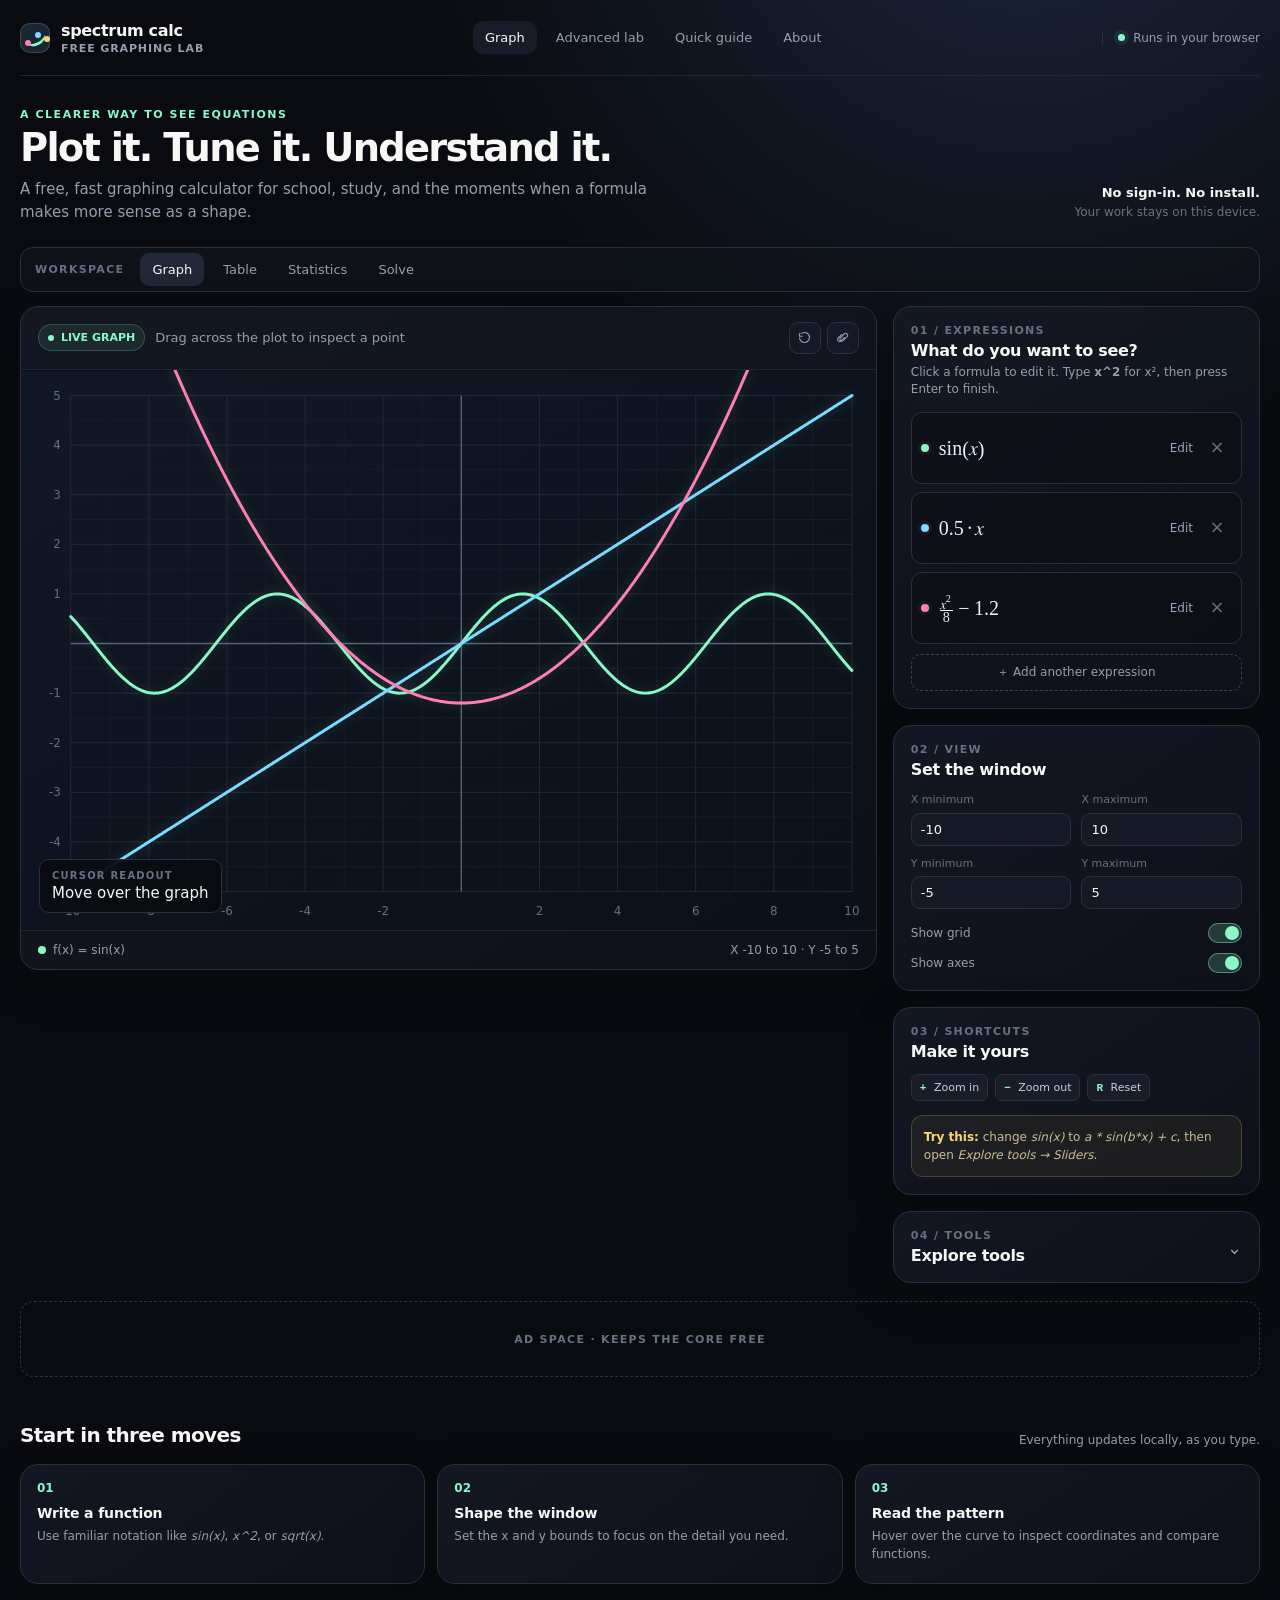
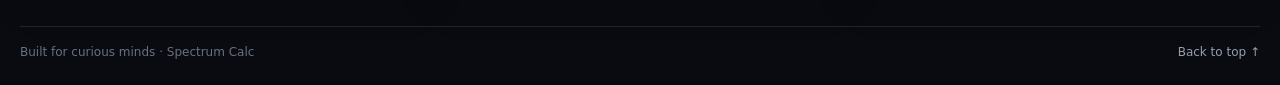
<file: spectrum-calc-latest.html>
<!doctype html>
<html lang="en">
<head>
  <meta charset="utf-8">
  <meta name="viewport" content="width=device-width, initial-scale=1">
  <title>Spectrum Calc</title>
  <script>location.replace("index.html" + location.search + location.hash);</script>
</head>
<body><p>The calculator is now at <a href="index.html">Spectrum Calc</a>.</p></body>
</html>
</file>
<file: ui-fixes.css>
/* Shared layout and accessible math-preview rules for both workspaces. */
[hidden] { display: none !important; }
*, *::before, *::after { box-sizing: border-box; }
.card, .side, .side-card, .module-card, .field, .math-input-shell,
.grid > *, .split > *, .mini-grid > *, .feature-grid > *, .matrix > * { min-width: 0; }
input:not([type="range"]), select, textarea { min-width: 0; max-width: 100%; }
.field input, .field select, .field textarea, .math-input-shell > input { width: 100%; }
.field label { overflow-wrap: anywhere; line-height: 1.4; }
.result, .solver-result, .module-output-row, .metric, .callout, .tip { overflow-wrap: anywhere; }
button, a, input, select, textarea { -webkit-tap-highlight-color: transparent; }
button:focus-visible, a:focus-visible, input:focus-visible, select:focus-visible, textarea:focus-visible {
  outline: 2px solid #79dfff; outline-offset: 3px;
}
.advanced-app .toolbar { gap: 14px 12px; align-items: start; }
.advanced-app .toolbar > .field { flex: 1 1 170px; min-width: 0; }
.advanced-app .toolbar > button { flex: 0 1 auto; min-height: 42px; align-self: end; }
.advanced-app .field { gap: 7px; align-content: start; }
.advanced-app .field label { font-size: 12px; min-height: 1.4em; letter-spacing: .035em; }
.advanced-app .field input, .advanced-app .field select { min-height: 42px; font-size: 16px; }
.advanced-app .card > p { font-size: 15px; line-height: 1.6; }
.advanced-app .card h3 { line-height: 1.35; }
.advanced-app .matrix { grid-template-columns: repeat(2, minmax(0, 1fr)); }
.advanced-app .matrix.wide { grid-template-columns: repeat(3, minmax(0, 1fr)); }
.advanced-app .feature-grid { grid-template-columns: repeat(2, minmax(0, 1fr)); }
.advanced-app .top, .advanced-app .toplinks { flex-wrap: wrap; }
.advanced-app .brand h1 { line-height: 1.4; }
.advanced-app .result { max-width: 100%; }
.advanced-app .bars { margin-bottom: 24px; overflow-x: auto; padding-bottom: 22px; }
.advanced-app .tabs { max-width: 100%; scrollbar-width: thin; }
.advanced-app .tab { min-height: 42px; }
.calculator-app .expression-row { grid-template-columns: 9px minmax(0, 1fr) 30px; }
.calculator-app .graph-foot span { min-width: 0; overflow-wrap: anywhere; }
.calculator-app .module-nav { max-width: 100%; }
.calculator-app .mini-grid { grid-template-columns: repeat(2, minmax(0, 1fr)); }
.calculator-app .tool-row, .calculator-app .tool-tabs { flex-wrap: wrap; }
.calculator-app .tool-row .number-input { max-width: 100%; }
.calculator-app .topbar { gap: 12px; }
.math-input-shell { width: 100%; min-width: 0; }
.math-preview {
  display: block; max-width: 100%; min-width: 0; min-height: 1.65em;
  padding: 8px 3px 4px; color: #d9eeff; font-size: 1.12rem; line-height: 1.5;
  overflow-x: auto; overflow-y: hidden; white-space: nowrap; scrollbar-width: thin;
}
.math-preview math { font-size: inherit; }
.math-preview.math-incomplete { color: #96a8bf; white-space: normal; font: 12px/1.5 system-ui, sans-serif; }
.math-editor { position: relative; }
.math-display {
  display: flex; align-items: center; gap: 12px; min-height: 54px;
  padding: 12px; border: 1px solid #30445c; border-radius: 9px;
  background: #0c141f; color: #e3f1ff; pointer-events: none;
}
.math-display .math-typeset { flex: 1; min-width: 0; overflow: hidden; font-size: 1.4rem; }
.math-display math { font-size: inherit; }
.math-edit-hint { flex-shrink: 0; font: 12px/1.4 system-ui, sans-serif; color: #94a6bd; }
.math-editor.is-rendered > input {
  position: absolute; inset: 0; width: 100%; height: 100%; margin: 0;
  opacity: 0; cursor: text; z-index: 1;
}
.math-editor.is-rendered:hover .math-display { border-color: #79dfff; }
input[aria-invalid="true"], .math-editor:has(input[aria-invalid="true"]) .math-display { border-color: #ff8496; }
button:disabled { opacity: .55; cursor: not-allowed; }
.math-edit-help { margin-top: 6px; color: #94a6bd; font: 12px/1.5 system-ui, sans-serif; }
.math-editor.is-editing .math-preview:not(.math-incomplete)::before {
  content: "Preview"; display: block; margin-bottom: 4px;
  color: #94a6bd; font: 11px/1.4 system-ui, sans-serif;
}
.calculator-app .expression-row .math-display { border: 0; padding: 4px 0; background: transparent; }
.calculator-app .expression-row .math-display .math-typeset { font-size: 1.25rem; }
.sheet-formula-bar { display: flex; align-items: center; gap: 12px; min-width: 0; margin-top: 16px; }
.sheet-formula-bar > span { flex: 0 0 auto; color: #a9bad0; font: 12px system-ui,sans-serif; }
.sheet-formula-bar > .math-preview { flex: 1; border: 1px solid #30445c; border-radius: 9px; padding: 10px; }
.sheet { table-layout: fixed; }
.sheet th:first-child, .sheet td:first-child { width: 42px; }
.sheet input { max-width: 100%; }
@media (max-width: 980px) {
  .calculator-app .module-view { grid-template-columns: minmax(0, 1fr); }
}
@media (max-width: 680px) {
  .advanced-app .shell { padding: 16px 12px 40px; }
  .advanced-app .top { gap: 12px; }
  .advanced-app .hero h2 { font-size: 30px; line-height: 1.12; }
  .advanced-app .toolbar > .field { flex-basis: 145px; }
  .advanced-app .toolbar > button { min-height: 44px; }
  .advanced-app .grid, .advanced-app .split { grid-template-columns: minmax(0, 1fr); }
  .advanced-app .feature-grid { grid-template-columns: minmax(0, 1fr); }
  .advanced-app .tabs { position: static; }
  .calculator-app .topbar { height: auto; min-height: 76px; flex-wrap: wrap; padding: 12px 0; }
  .calculator-app .nav a[href="advanced.html"] { display: block; }
  .calculator-app .nav { flex-wrap: wrap; }
  .calculator-app #graph { min-height: 0; height: auto; }
  .calculator-app .stats-graph { min-height: 0; }
  .calculator-app .head-left { min-width: 0; }
  .calculator-app .graph-readout { min-width: 0; max-width: calc(100% - 32px); padding: 6px 8px; }
  .calculator-app .graph-readout .readout-value { font-size: 13px; }
  .calculator-app .module-label { display: none; }
  .calculator-app .number-input, .calculator-app .expression-row input { font-size: 16px; }
}
</file>
